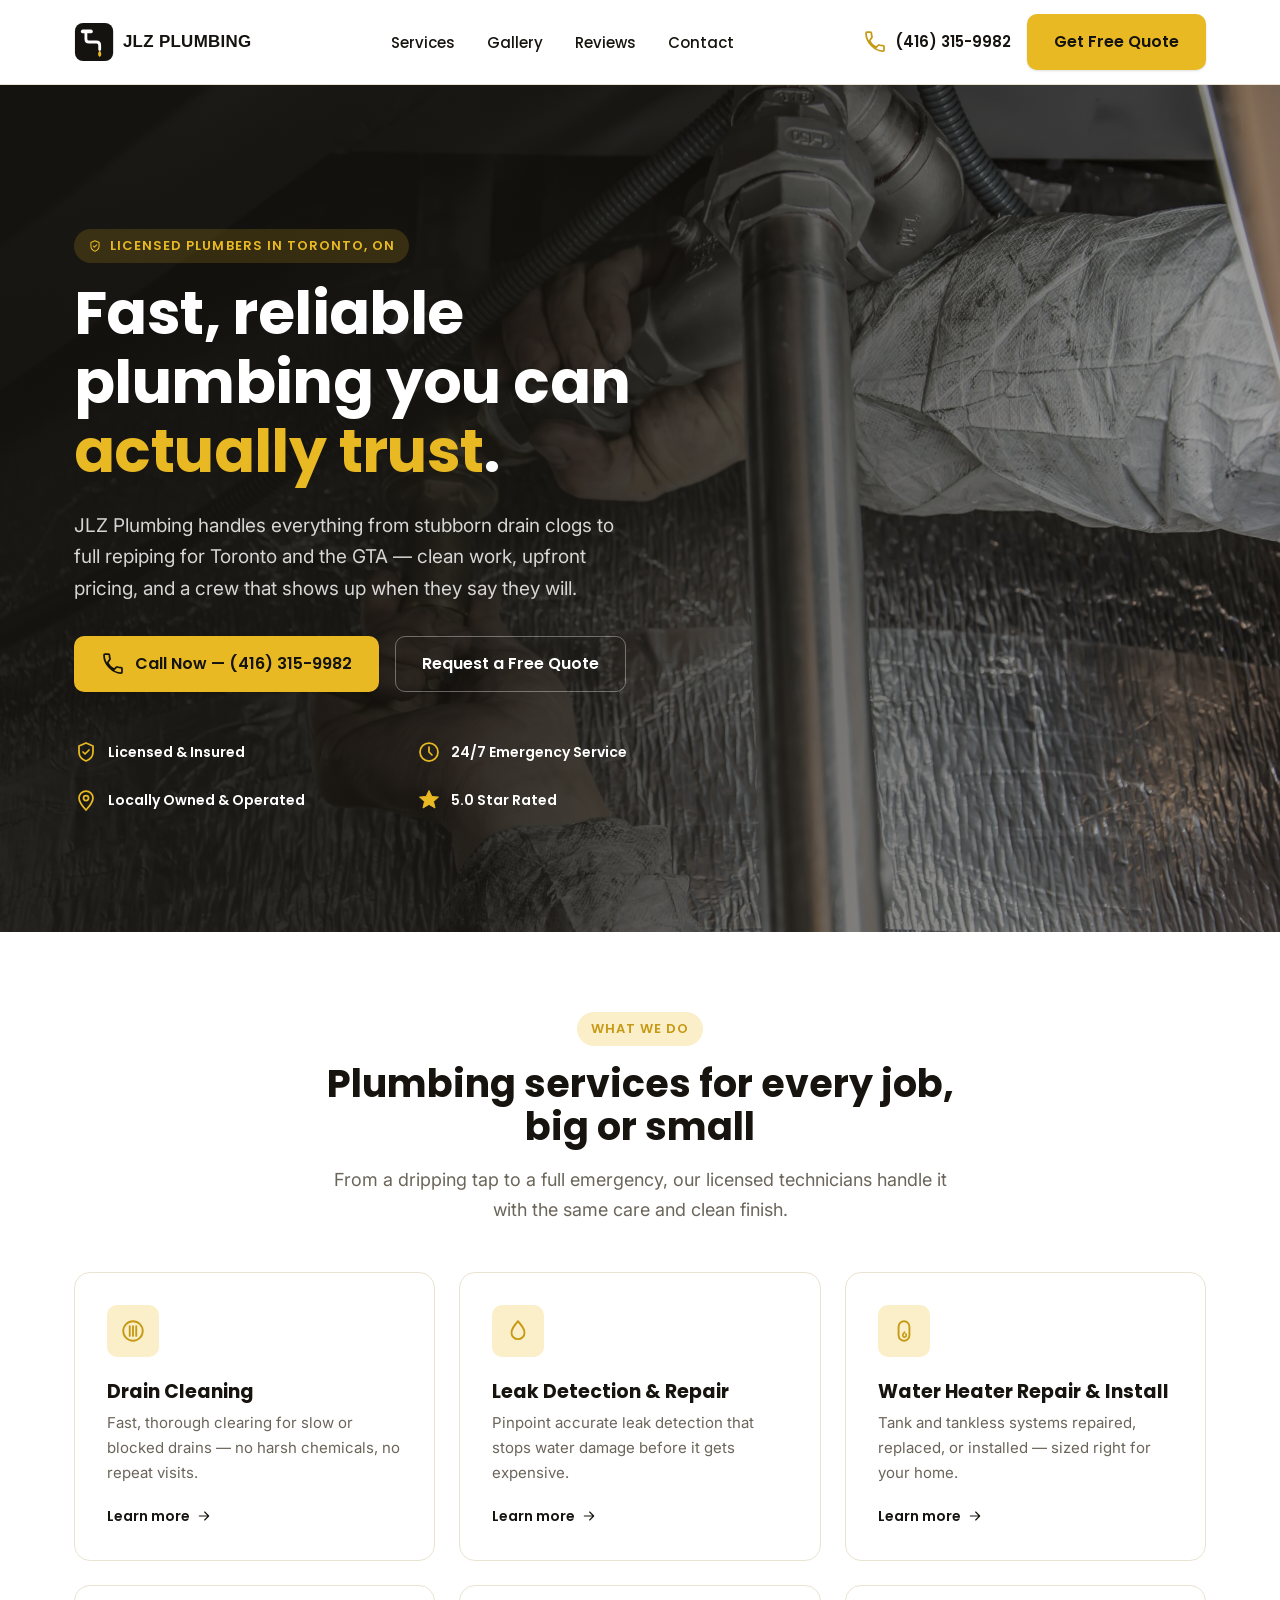
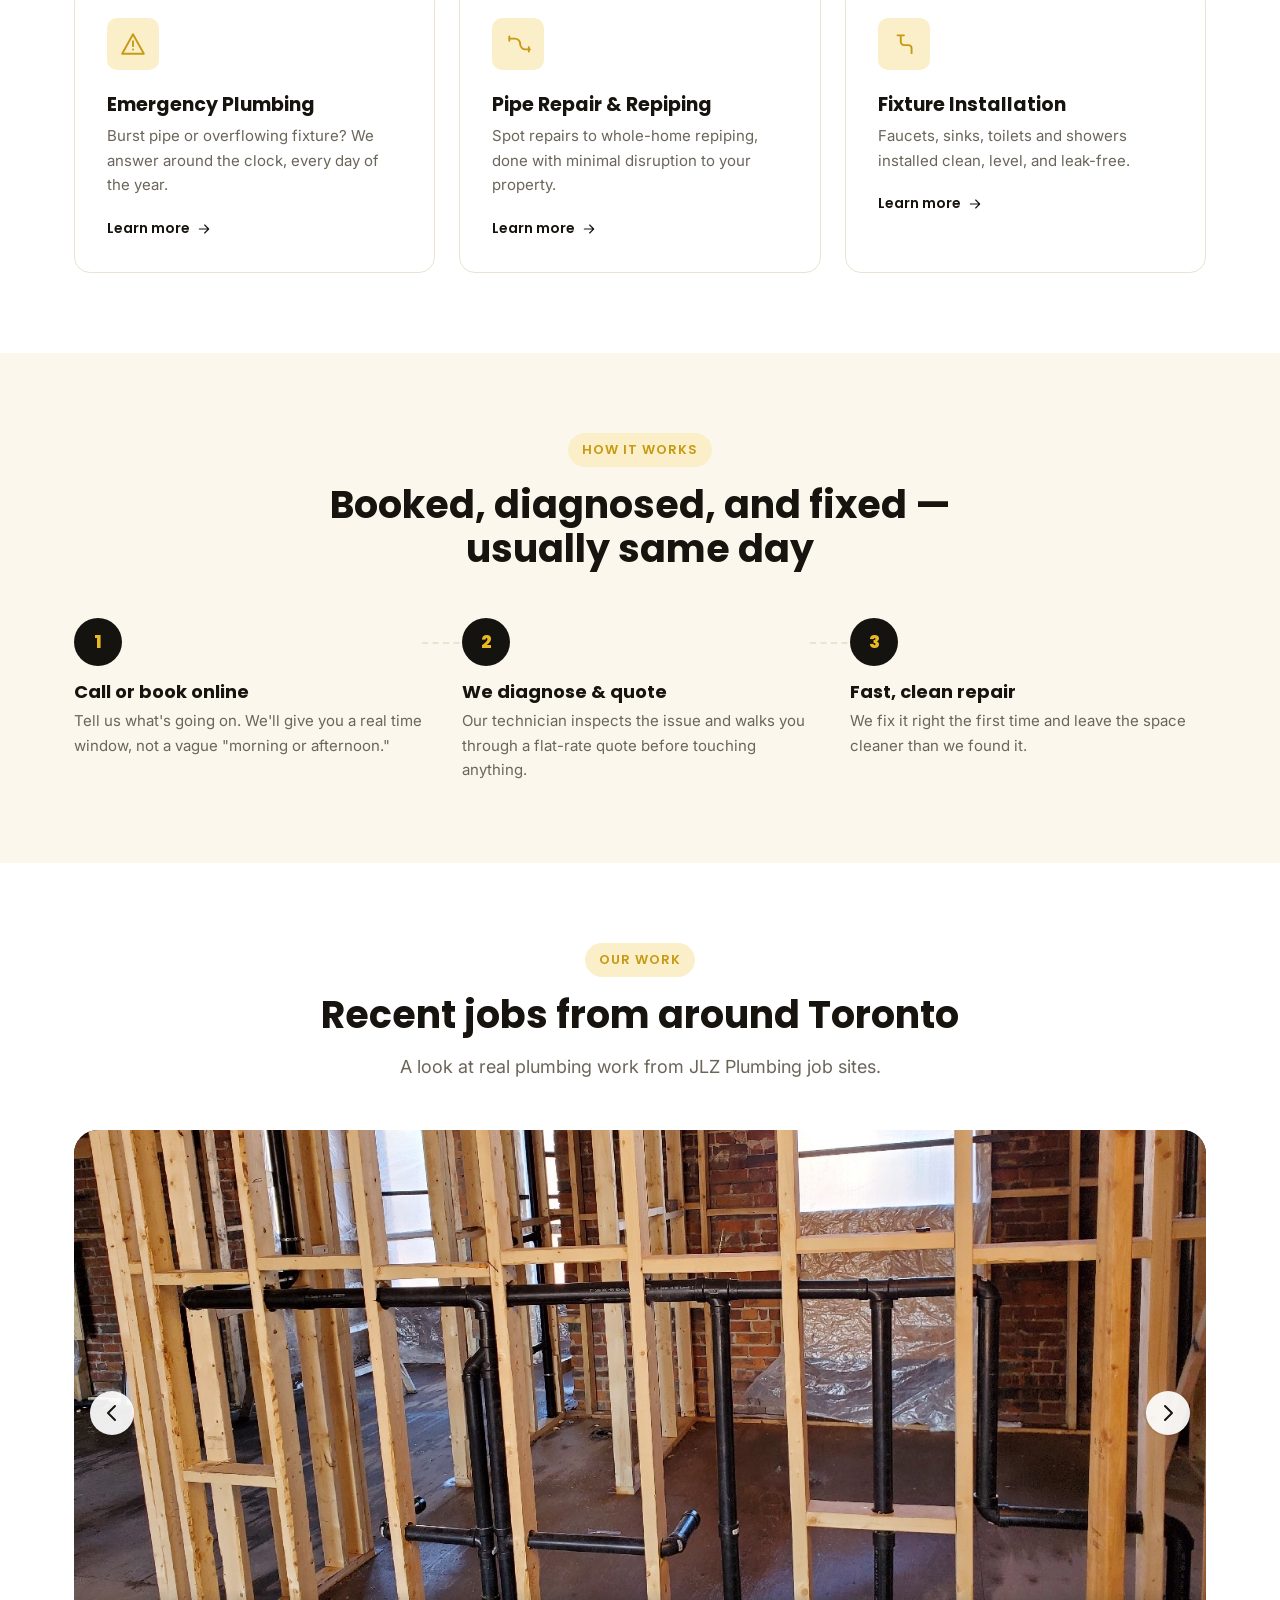
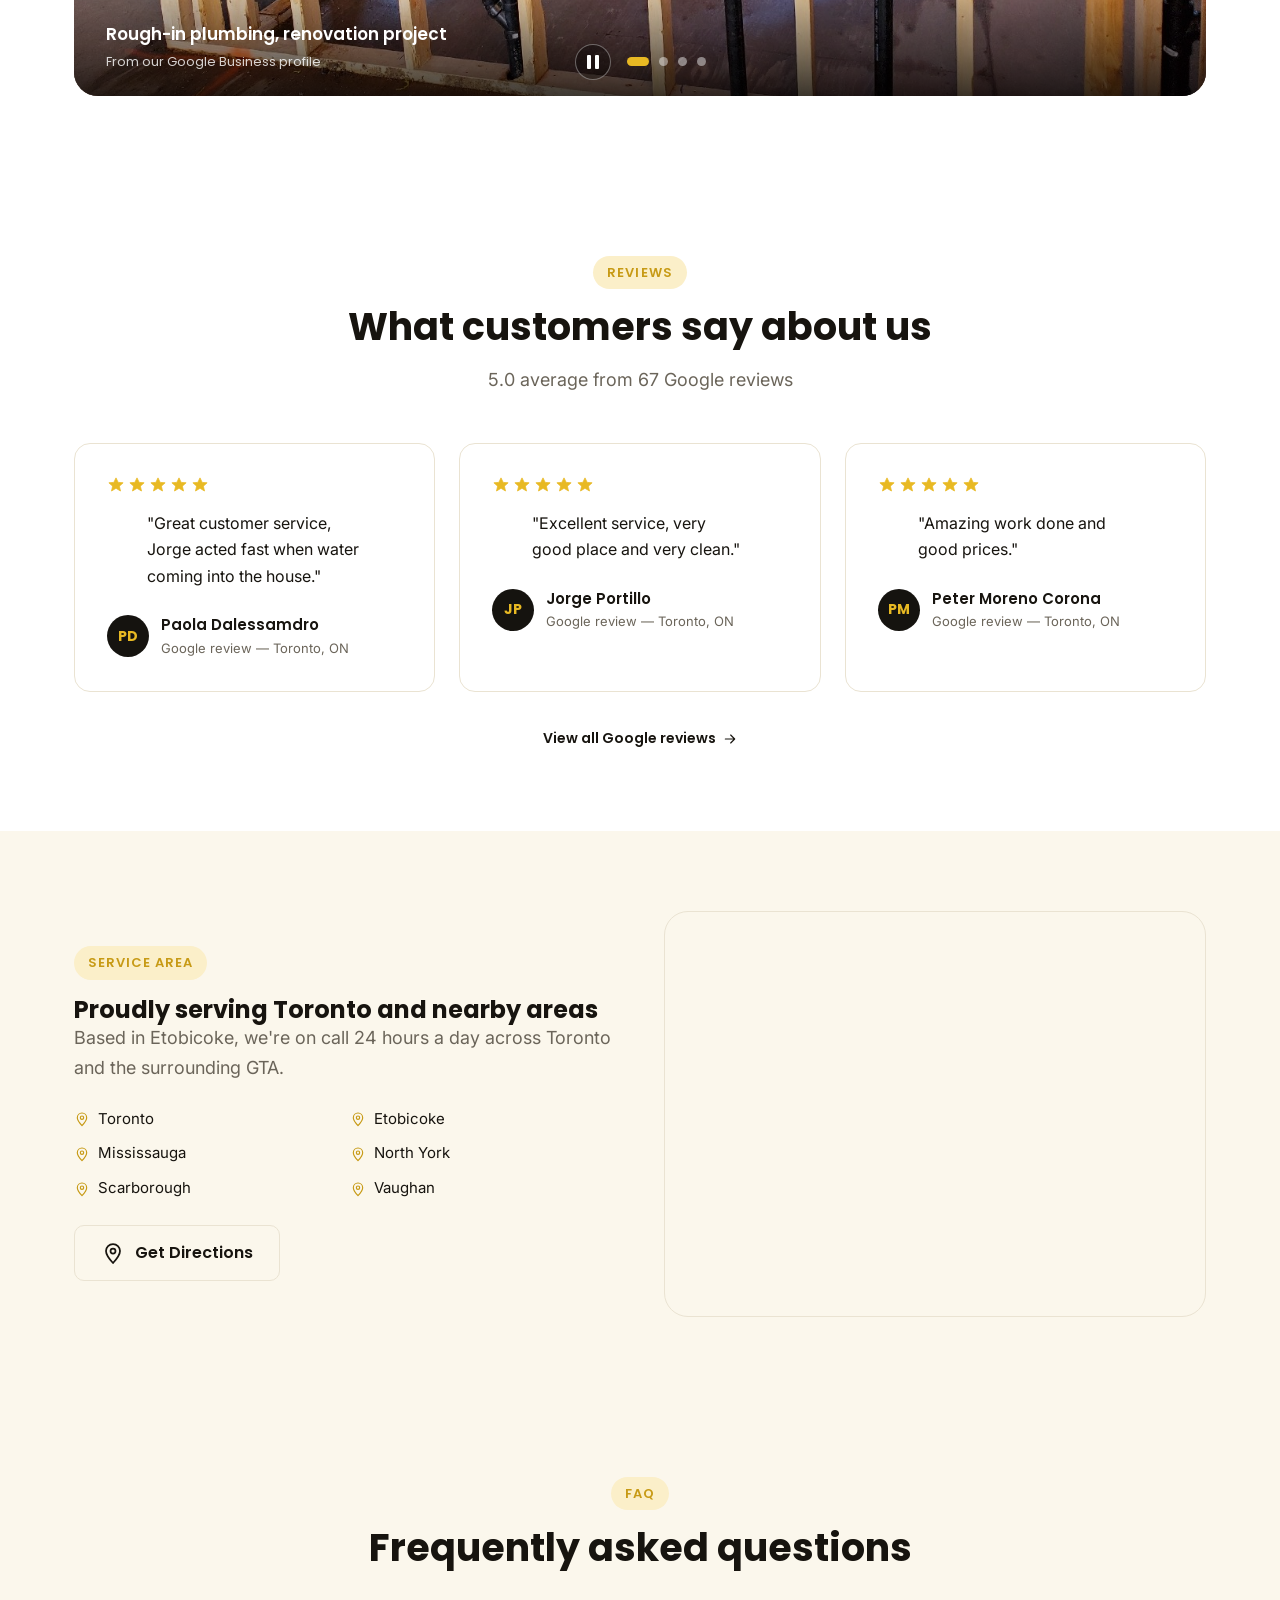
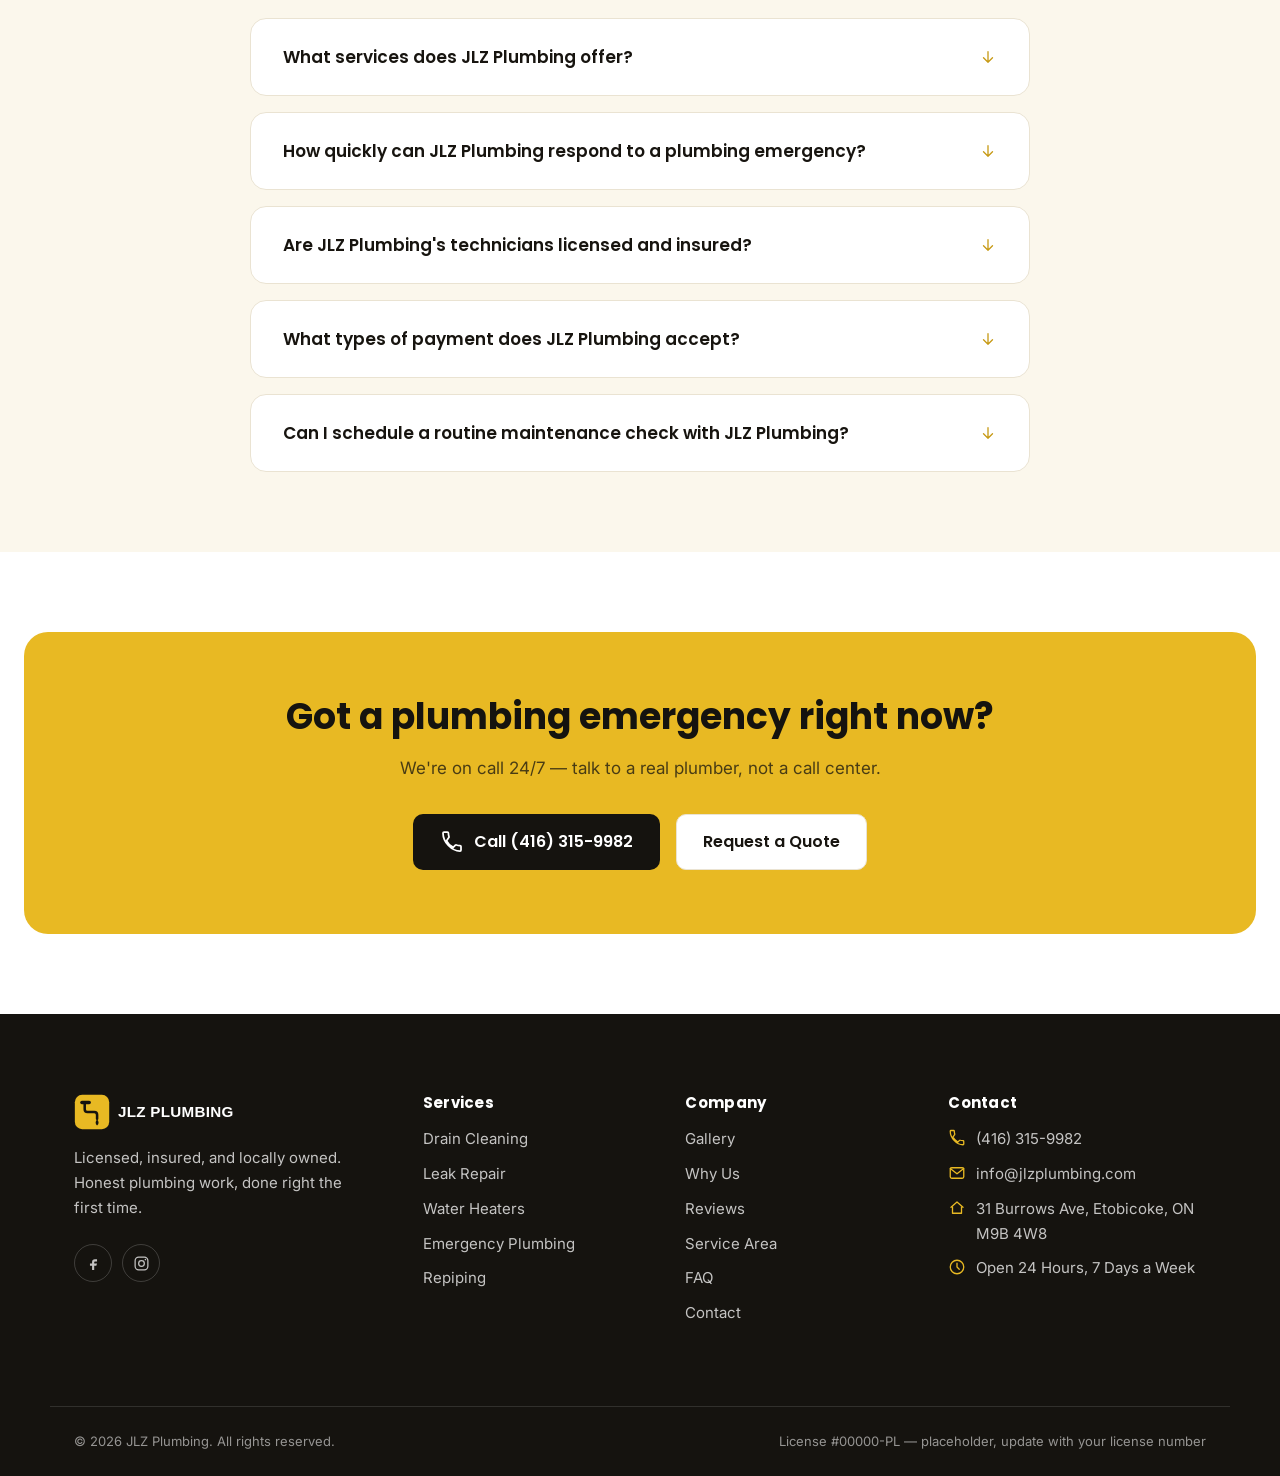
<file: index.html>
<!DOCTYPE html>
<html lang="en">
<head>
<meta charset="UTF-8">
<meta name="viewport" content="width=device-width, initial-scale=1">
<title>JLZ Plumbing — 24/7 Plumber in Toronto, Ontario</title>
<meta name="description" content="JLZ Plumbing is a 5.0-star rated, certified plumbing company serving Toronto and the GTA, open 24 hours a day for emergency and everyday plumbing needs.">
<link rel="icon" href="assets/logo-mark.svg" type="image/svg+xml">
<link rel="preconnect" href="https://fonts.googleapis.com">
<link rel="preconnect" href="https://fonts.gstatic.com" crossorigin>
<link href="https://fonts.googleapis.com/css2?family=Inter:wght@400;500;600;700&family=Poppins:wght@500;600;700;800&display=swap" rel="stylesheet">
<link rel="stylesheet" href="css/styles.css">
</head>
<body>

<!-- ============ Icon sprite ============ -->
<svg xmlns="http://www.w3.org/2000/svg" style="display:none">
  <symbol id="icon-phone" viewBox="0 0 24 24"><path d="M6.6 10.8c1.4 2.8 3.8 5.2 6.6 6.6l2.2-2.2c.3-.3.7-.4 1-.2 1.1.4 2.3.6 3.6.6.6 0 1 .4 1 1V20c0 .6-.4 1-1 1C11.7 21 3 12.3 3 3c0-.6.4-1 1-1h3.4c.6 0 1 .4 1 1 0 1.3.2 2.5.6 3.6.1.4 0 .8-.2 1L6.6 10.8Z" fill="none" stroke="currentColor" stroke-width="1.75" stroke-linecap="round" stroke-linejoin="round"/></symbol>
  <symbol id="icon-menu" viewBox="0 0 24 24"><path d="M4 7h16M4 12h16M4 17h16" fill="none" stroke="currentColor" stroke-width="1.75" stroke-linecap="round"/></symbol>
  <symbol id="icon-close" viewBox="0 0 24 24"><path d="M6 6l12 12M18 6L6 18" fill="none" stroke="currentColor" stroke-width="1.75" stroke-linecap="round"/></symbol>
  <symbol id="icon-shield-check" viewBox="0 0 24 24"><path d="M12 3l7 3v6c0 4.5-3 7.5-7 9-4-1.5-7-4.5-7-9V6l7-3Z" fill="none" stroke="currentColor" stroke-width="1.75" stroke-linejoin="round"/><path d="M9 12l2 2 4-4" fill="none" stroke="currentColor" stroke-width="1.75" stroke-linecap="round" stroke-linejoin="round"/></symbol>
  <symbol id="icon-clock" viewBox="0 0 24 24"><circle cx="12" cy="12" r="9" fill="none" stroke="currentColor" stroke-width="1.75"/><path d="M12 7v5l3 3" fill="none" stroke="currentColor" stroke-width="1.75" stroke-linecap="round" stroke-linejoin="round"/></symbol>
  <symbol id="icon-star" viewBox="0 0 24 24"><path d="M12 2.5l2.9 6 6.6.6-5 4.4 1.5 6.5-6-3.6-6 3.6 1.5-6.5-5-4.4 6.6-.6L12 2.5Z" fill="currentColor" stroke="currentColor" stroke-width="1" stroke-linejoin="round"/></symbol>
  <symbol id="icon-droplet" viewBox="0 0 24 24"><path d="M12 3s6 6.5 6 10.5a6 6 0 1 1-12 0C6 9.5 12 3 12 3Z" fill="none" stroke="currentColor" stroke-width="1.75" stroke-linejoin="round"/></symbol>
  <symbol id="icon-drain" viewBox="0 0 24 24"><circle cx="12" cy="12" r="9" fill="none" stroke="currentColor" stroke-width="1.75"/><path d="M9 7.5v9M12 7.5v9M15 7.5v9" fill="none" stroke="currentColor" stroke-width="1.75" stroke-linecap="round"/></symbol>
  <symbol id="icon-tank" viewBox="0 0 24 24"><rect x="7" y="3" width="10" height="18" rx="5" fill="none" stroke="currentColor" stroke-width="1.75"/><path d="M12.5 13c-1 1.1-1.6 2-1.6 3a1.6 1.6 0 0 0 3.2 0c0-.5-.2-.9-.5-1.3.3.1.5.4.5.9" fill="none" stroke="currentColor" stroke-width="1.5" stroke-linecap="round" stroke-linejoin="round"/></symbol>
  <symbol id="icon-alert-triangle" viewBox="0 0 24 24"><path d="M12 3l10 18H2L12 3Z" fill="none" stroke="currentColor" stroke-width="1.75" stroke-linejoin="round"/><path d="M12 9.5v4.5" fill="none" stroke="currentColor" stroke-width="1.75" stroke-linecap="round"/><circle cx="12" cy="17" r="0.9" fill="currentColor"/></symbol>
  <symbol id="icon-pipe" viewBox="0 0 24 24"><path d="M4 7h5a5 5 0 0 1 5 5 5 5 0 0 0 5 5h4" fill="none" stroke="currentColor" stroke-width="1.75" stroke-linecap="round" stroke-linejoin="round"/><path d="M4 5v4M22 15v4" fill="none" stroke="currentColor" stroke-width="1.75" stroke-linecap="round"/></symbol>
  <symbol id="icon-faucet" viewBox="0 0 24 24"><path d="M6 4h6M9 4v6a3 3 0 0 0 3 3h4a3 3 0 0 1 3 3v3" fill="none" stroke="currentColor" stroke-width="1.75" stroke-linecap="round" stroke-linejoin="round"/><circle cx="19" cy="20.2" r="1" fill="currentColor"/></symbol>
  <symbol id="icon-check" viewBox="0 0 24 24"><path d="M5 12l5 5L19 7" fill="none" stroke="currentColor" stroke-width="1.75" stroke-linecap="round" stroke-linejoin="round"/></symbol>
  <symbol id="icon-check-circle" viewBox="0 0 24 24"><circle cx="12" cy="12" r="9" fill="none" stroke="currentColor" stroke-width="1.75"/><path d="M8 12.5l2.5 2.5L16 9" fill="none" stroke="currentColor" stroke-width="1.75" stroke-linecap="round" stroke-linejoin="round"/></symbol>
  <symbol id="icon-tag" viewBox="0 0 24 24"><path d="M13 3h5a1 1 0 0 1 1 1v5L9.5 18.5a2 2 0 0 1-2.8 0l-4.2-4.2a2 2 0 0 1 0-2.8L13 3Z" fill="none" stroke="currentColor" stroke-width="1.75" stroke-linejoin="round"/><circle cx="16" cy="8" r="1.3" fill="currentColor"/></symbol>
  <symbol id="icon-search" viewBox="0 0 24 24"><circle cx="11" cy="11" r="7" fill="none" stroke="currentColor" stroke-width="1.75"/><path d="M21 21l-4.3-4.3" fill="none" stroke="currentColor" stroke-width="1.75" stroke-linecap="round"/></symbol>
  <symbol id="icon-calendar" viewBox="0 0 24 24"><rect x="3" y="5" width="18" height="16" rx="2" fill="none" stroke="currentColor" stroke-width="1.75"/><path d="M3 10h18M8 3v4M16 3v4" fill="none" stroke="currentColor" stroke-width="1.75" stroke-linecap="round"/></symbol>
  <symbol id="icon-map-pin" viewBox="0 0 24 24"><path d="M12 22s7-7.5 7-12a7 7 0 1 0-14 0c0 4.5 7 12 7 12Z" fill="none" stroke="currentColor" stroke-width="1.75" stroke-linejoin="round"/><circle cx="12" cy="10" r="2.5" fill="none" stroke="currentColor" stroke-width="1.75"/></symbol>
  <symbol id="icon-home" viewBox="0 0 24 24"><path d="M4 11l8-7 8 7" fill="none" stroke="currentColor" stroke-width="1.75" stroke-linecap="round" stroke-linejoin="round"/><path d="M6 10v9h12v-9" fill="none" stroke="currentColor" stroke-width="1.75" stroke-linejoin="round"/></symbol>
  <symbol id="icon-mail" viewBox="0 0 24 24"><rect x="3" y="5" width="18" height="14" rx="2" fill="none" stroke="currentColor" stroke-width="1.75"/><path d="M3 6l9 7 9-7" fill="none" stroke="currentColor" stroke-width="1.75" stroke-linecap="round" stroke-linejoin="round"/></symbol>
  <symbol id="icon-arrow-right" viewBox="0 0 24 24"><path d="M5 12h14M13 6l6 6-6 6" fill="none" stroke="currentColor" stroke-width="1.75" stroke-linecap="round" stroke-linejoin="round"/></symbol>
  <symbol id="icon-chevron-left" viewBox="0 0 24 24"><path d="M15 5l-7 7 7 7" fill="none" stroke="currentColor" stroke-width="2" stroke-linecap="round" stroke-linejoin="round"/></symbol>
  <symbol id="icon-chevron-right" viewBox="0 0 24 24"><path d="M9 5l7 7-7 7" fill="none" stroke="currentColor" stroke-width="2" stroke-linecap="round" stroke-linejoin="round"/></symbol>
  <symbol id="icon-pause" viewBox="0 0 24 24"><rect x="6" y="5" width="4" height="14" rx="1" fill="currentColor"/><rect x="14" y="5" width="4" height="14" rx="1" fill="currentColor"/></symbol>
  <symbol id="icon-play" viewBox="0 0 24 24"><path d="M8 5.5v13l11-6.5-11-6.5Z" fill="currentColor"/></symbol>
  <symbol id="icon-facebook" viewBox="0 0 24 24"><path d="M14 9h3V6h-3a4 4 0 0 0-4 4v2H7v3h3v6h3v-6h3l1-3h-4v-2a1 1 0 0 1 1-1Z" fill="currentColor"/></symbol>
  <symbol id="icon-instagram" viewBox="0 0 24 24"><rect x="3" y="3" width="18" height="18" rx="5" fill="none" stroke="currentColor" stroke-width="1.75"/><circle cx="12" cy="12" r="4" fill="none" stroke="currentColor" stroke-width="1.75"/><circle cx="17.5" cy="6.5" r="1.1" fill="currentColor"/></symbol>
</svg>

<!-- ============ Header ============ -->
<header class="site-header">
  <div class="container header-inner">
    <a href="#top" class="logo-link" aria-label="JLZ Plumbing home">
      <img src="assets/logo-header.svg" alt="JLZ Plumbing">
    </a>

    <nav class="main-nav" aria-label="Primary">
      <ul>
        <li><a href="#services">Services</a></li>
        <li><a href="#gallery">Gallery</a></li>
        <li><a href="#reviews">Reviews</a></li>
        <li><a href="contact.html">Contact</a></li>
      </ul>
    </nav>

    <div class="header-actions">
      <a class="phone-link" href="tel:+14163159982">
        <svg class="icon" aria-hidden="true"><use href="#icon-phone"/></svg>
        (416) 315-9982
      </a>
      <a class="btn btn-primary" href="contact.html">Get Free Quote</a>
      <button class="nav-toggle" id="navToggle" aria-expanded="false" aria-controls="mobileNav" aria-label="Toggle menu">
        <svg class="icon icon-menu" aria-hidden="true"><use href="#icon-menu"/></svg>
        <svg class="icon icon-close" aria-hidden="true"><use href="#icon-close"/></svg>
      </button>
    </div>
  </div>

  <nav class="mobile-nav" id="mobileNav" aria-label="Mobile">
    <ul>
      <li><a href="#services">Services</a></li>
      <li><a href="#gallery">Gallery</a></li>
      <li><a href="#reviews">Reviews</a></li>
      <li><a href="contact.html">Contact</a></li>
      <li><a class="btn btn-primary btn-block" href="tel:+14163159982">
        <svg class="icon" aria-hidden="true"><use href="#icon-phone"/></svg> Call (416) 315-9982
      </a></li>
    </ul>
  </nav>
</header>

<main id="top">

  <!-- ============ Hero ============ -->
  <section class="hero">
    <div class="hero-bg">
      <img src="assets/hero-photo.jpg" alt="" role="presentation">
      <div class="hero-scrim"></div>
    </div>
    <div class="container hero-inner">
      <div class="hero-copy reveal">
        <span class="eyebrow">
          <svg class="icon" style="width:14px;height:14px" aria-hidden="true"><use href="#icon-shield-check"/></svg>
          Licensed Plumbers in Toronto, ON
        </span>
        <h1>Fast, reliable plumbing you can <span class="highlight">actually trust</span>.</h1>
        <p class="hero-lede">JLZ Plumbing handles everything from stubborn drain clogs to full repiping for Toronto and the GTA — clean work, upfront pricing, and a crew that shows up when they say they will.</p>

        <div class="hero-cta-row">
          <a class="btn btn-primary" href="tel:+14163159982">
            <svg class="icon" aria-hidden="true"><use href="#icon-phone"/></svg>
            Call Now — (416) 315-9982
          </a>
          <a class="btn btn-outline-light" href="contact.html">Request a Free Quote</a>
        </div>

        <div class="trust-badges">
          <div class="trust-badge">
            <svg class="icon" aria-hidden="true"><use href="#icon-shield-check"/></svg>
            <span>Licensed &amp; Insured</span>
          </div>
          <div class="trust-badge">
            <svg class="icon" aria-hidden="true"><use href="#icon-clock"/></svg>
            <span>24/7 Emergency Service</span>
          </div>
          <div class="trust-badge">
            <svg class="icon" aria-hidden="true"><use href="#icon-map-pin"/></svg>
            <span>Locally Owned &amp; Operated</span>
          </div>
          <div class="trust-badge">
            <svg class="icon" aria-hidden="true"><use href="#icon-star"/></svg>
            <span>5.0 Star Rated</span>
          </div>
        </div>
      </div>
    </div>
  </section>

  <!-- ============ Services ============ -->
  <section id="services">
    <div class="container">
      <div class="section-heading center reveal">
        <span class="eyebrow">What We Do</span>
        <h2>Plumbing services for every job, big or small</h2>
        <p>From a dripping tap to a full emergency, our licensed technicians handle it with the same care and clean finish.</p>
      </div>

      <div class="services-grid">
        <article class="service-card reveal">
          <div class="service-icon"><svg class="icon" aria-hidden="true"><use href="#icon-drain"/></svg></div>
          <h3>Drain Cleaning</h3>
          <p>Fast, thorough clearing for slow or blocked drains — no harsh chemicals, no repeat visits.</p>
          <a class="service-link" href="contact.html">Learn more <svg class="icon" aria-hidden="true"><use href="#icon-arrow-right"/></svg></a>
        </article>

        <article class="service-card reveal">
          <div class="service-icon"><svg class="icon" aria-hidden="true"><use href="#icon-droplet"/></svg></div>
          <h3>Leak Detection &amp; Repair</h3>
          <p>Pinpoint accurate leak detection that stops water damage before it gets expensive.</p>
          <a class="service-link" href="contact.html">Learn more <svg class="icon" aria-hidden="true"><use href="#icon-arrow-right"/></svg></a>
        </article>

        <article class="service-card reveal">
          <div class="service-icon"><svg class="icon" aria-hidden="true"><use href="#icon-tank"/></svg></div>
          <h3>Water Heater Repair &amp; Install</h3>
          <p>Tank and tankless systems repaired, replaced, or installed — sized right for your home.</p>
          <a class="service-link" href="contact.html">Learn more <svg class="icon" aria-hidden="true"><use href="#icon-arrow-right"/></svg></a>
        </article>

        <article class="service-card reveal">
          <div class="service-icon"><svg class="icon" aria-hidden="true"><use href="#icon-alert-triangle"/></svg></div>
          <h3>Emergency Plumbing</h3>
          <p>Burst pipe or overflowing fixture? We answer around the clock, every day of the year.</p>
          <a class="service-link" href="contact.html">Learn more <svg class="icon" aria-hidden="true"><use href="#icon-arrow-right"/></svg></a>
        </article>

        <article class="service-card reveal">
          <div class="service-icon"><svg class="icon" aria-hidden="true"><use href="#icon-pipe"/></svg></div>
          <h3>Pipe Repair &amp; Repiping</h3>
          <p>Spot repairs to whole-home repiping, done with minimal disruption to your property.</p>
          <a class="service-link" href="contact.html">Learn more <svg class="icon" aria-hidden="true"><use href="#icon-arrow-right"/></svg></a>
        </article>

        <article class="service-card reveal">
          <div class="service-icon"><svg class="icon" aria-hidden="true"><use href="#icon-faucet"/></svg></div>
          <h3>Fixture Installation</h3>
          <p>Faucets, sinks, toilets and showers installed clean, level, and leak-free.</p>
          <a class="service-link" href="contact.html">Learn more <svg class="icon" aria-hidden="true"><use href="#icon-arrow-right"/></svg></a>
        </article>
      </div>
    </div>
  </section>

  <!-- ============ Process ============ -->
  <section class="process-section">
    <div class="container">
      <div class="section-heading center reveal">
        <span class="eyebrow">How It Works</span>
        <h2>Booked, diagnosed, and fixed — usually same day</h2>
      </div>

      <div class="process-grid">
        <div class="process-step reveal">
          <div class="process-num">1</div>
          <h3>Call or book online</h3>
          <p>Tell us what's going on. We'll give you a real time window, not a vague "morning or afternoon."</p>
        </div>
        <div class="process-step reveal">
          <div class="process-num">2</div>
          <h3>We diagnose &amp; quote</h3>
          <p>Our technician inspects the issue and walks you through a flat-rate quote before touching anything.</p>
        </div>
        <div class="process-step reveal">
          <div class="process-num">3</div>
          <h3>Fast, clean repair</h3>
          <p>We fix it right the first time and leave the space cleaner than we found it.</p>
        </div>
      </div>
    </div>
  </section>

  <!-- ============ Gallery ============ -->
  <section id="gallery">
    <div class="container">
      <div class="section-heading center reveal">
        <span class="eyebrow">Our Work</span>
        <h2>Recent jobs from around Toronto</h2>
        <p>A look at real plumbing work from JLZ Plumbing job sites.</p>
      </div>

      <div class="carousel reveal" data-carousel aria-roledescription="carousel" aria-label="Photos of recent JLZ Plumbing jobs">
        <div class="carousel-viewport">
          <ul class="carousel-track">
            <li class="carousel-slide" role="group" aria-roledescription="slide" aria-label="1 of 4">
              <img src="assets/gallery/google-review-photo-1.jpg" alt="Plumbing rough-in pipework installed behind a wall during a renovation" loading="lazy">
              <span class="carousel-caption">Rough-in plumbing, renovation project<br><small>From our Google Business profile</small></span>
            </li>
            <li class="carousel-slide" role="group" aria-roledescription="slide" aria-label="2 of 4">
              <img src="assets/gallery/job-water-heater-photo.webp" alt="Navien tankless water heater installed with copper piping" loading="lazy">
              <span class="carousel-caption">Tankless water heater installation</span>
            </li>
            <li class="carousel-slide" role="group" aria-roledescription="slide" aria-label="3 of 4">
              <img src="assets/gallery/job-drain-cleaning-photo.webp" alt="Grey PVC drain and vent pipes installed during a renovation" loading="lazy">
              <span class="carousel-caption">Drain &amp; vent pipe installation</span>
            </li>
            <li class="carousel-slide" role="group" aria-roledescription="slide" aria-label="4 of 4">
              <img src="assets/gallery/job-fixture-install-photo.webp" alt="JLZ Plumbing technician repairing a kitchen sink" loading="lazy" style="object-position: center 78%;">
              <span class="carousel-caption">Kitchen sink repair</span>
            </li>
          </ul>
        </div>

        <button class="carousel-arrow carousel-prev" type="button" aria-label="Previous photo">
          <svg class="icon" aria-hidden="true"><use href="#icon-chevron-left"/></svg>
        </button>
        <button class="carousel-arrow carousel-next" type="button" aria-label="Next photo">
          <svg class="icon" aria-hidden="true"><use href="#icon-chevron-right"/></svg>
        </button>

        <div class="carousel-controls">
          <button class="carousel-toggle" type="button" aria-label="Pause slideshow">
            <svg class="icon" aria-hidden="true"><use href="#icon-pause"/></svg>
          </button>
          <div class="carousel-dots" role="tablist" aria-label="Choose slide">
            <button class="carousel-dot" type="button" role="tab" aria-selected="true" aria-label="Slide 1"></button>
            <button class="carousel-dot" type="button" role="tab" aria-selected="false" aria-label="Slide 2"></button>
            <button class="carousel-dot" type="button" role="tab" aria-selected="false" aria-label="Slide 3"></button>
            <button class="carousel-dot" type="button" role="tab" aria-selected="false" aria-label="Slide 4"></button>
          </div>
        </div>
      </div>
    </div>
  </section>

  <!-- ============ Testimonials ============ -->
  <section id="reviews">
    <div class="container">
      <div class="section-heading center reveal">
        <span class="eyebrow">Reviews</span>
        <h2>What customers say about us</h2>
        <p>5.0 average from 67 Google reviews</p>
      </div>

      <div class="testimonial-grid">
        <article class="testimonial-card reveal">
          <div class="stars">
            <svg class="icon" aria-hidden="true"><use href="#icon-star"/></svg>
            <svg class="icon" aria-hidden="true"><use href="#icon-star"/></svg>
            <svg class="icon" aria-hidden="true"><use href="#icon-star"/></svg>
            <svg class="icon" aria-hidden="true"><use href="#icon-star"/></svg>
            <svg class="icon" aria-hidden="true"><use href="#icon-star"/></svg>
          </div>
          <blockquote>"Great customer service, Jorge acted fast when water coming into the house."</blockquote>
          <div class="testimonial-author">
            <div class="author-avatar">PD</div>
            <div><div class="author-name">Paola Dalessamdro</div><div class="author-meta">Google review — Toronto, ON</div></div>
          </div>
        </article>

        <article class="testimonial-card reveal">
          <div class="stars">
            <svg class="icon" aria-hidden="true"><use href="#icon-star"/></svg>
            <svg class="icon" aria-hidden="true"><use href="#icon-star"/></svg>
            <svg class="icon" aria-hidden="true"><use href="#icon-star"/></svg>
            <svg class="icon" aria-hidden="true"><use href="#icon-star"/></svg>
            <svg class="icon" aria-hidden="true"><use href="#icon-star"/></svg>
          </div>
          <blockquote>"Excellent service, very good place and very clean."</blockquote>
          <div class="testimonial-author">
            <div class="author-avatar">JP</div>
            <div><div class="author-name">Jorge Portillo</div><div class="author-meta">Google review — Toronto, ON</div></div>
          </div>
        </article>

        <article class="testimonial-card reveal">
          <div class="stars">
            <svg class="icon" aria-hidden="true"><use href="#icon-star"/></svg>
            <svg class="icon" aria-hidden="true"><use href="#icon-star"/></svg>
            <svg class="icon" aria-hidden="true"><use href="#icon-star"/></svg>
            <svg class="icon" aria-hidden="true"><use href="#icon-star"/></svg>
            <svg class="icon" aria-hidden="true"><use href="#icon-star"/></svg>
          </div>
          <blockquote>"Amazing work done and good prices."</blockquote>
          <div class="testimonial-author">
            <div class="author-avatar">PM</div>
            <div><div class="author-name">Peter Moreno Corona</div><div class="author-meta">Google review — Toronto, ON</div></div>
          </div>
        </article>
      </div>

      <p style="text-align:center;margin-top:var(--space-4);">
        <a class="service-link" href="https://www.google.com/maps/search/?api=1&query=JLZ+Plumbing+31+Burrows+Ave+Etobicoke+ON+M9B+4W8" target="_blank" rel="noopener">
          View all Google reviews <svg class="icon" aria-hidden="true"><use href="#icon-arrow-right"/></svg>
        </a>
      </p>
    </div>
  </section>

  <!-- ============ Service Area ============ -->
  <section id="service-area" style="background:var(--color-bg-alt)">
    <div class="container service-area-inner">
      <div class="reveal">
        <span class="eyebrow">Service Area</span>
        <h2>Proudly serving Toronto and nearby areas</h2>
        <p style="color:var(--color-fg-muted);font-size:18px;">Based in Etobicoke, we're on call 24 hours a day across Toronto and the surrounding GTA.</p>
        <ul class="area-list">
          <li><svg class="icon" aria-hidden="true"><use href="#icon-map-pin"/></svg>Toronto</li>
          <li><svg class="icon" aria-hidden="true"><use href="#icon-map-pin"/></svg>Etobicoke</li>
          <li><svg class="icon" aria-hidden="true"><use href="#icon-map-pin"/></svg>Mississauga</li>
          <li><svg class="icon" aria-hidden="true"><use href="#icon-map-pin"/></svg>North York</li>
          <li><svg class="icon" aria-hidden="true"><use href="#icon-map-pin"/></svg>Scarborough</li>
          <li><svg class="icon" aria-hidden="true"><use href="#icon-map-pin"/></svg>Vaughan</li>
        </ul>
        <!-- TODO: confirm this list against your actual service radius -->
        <a class="btn btn-outline" style="margin-top:var(--space-3)" href="https://www.google.com/maps/search/?api=1&query=JLZ+Plumbing+31+Burrows+Ave+Etobicoke+ON+M9B+4W8" target="_blank" rel="noopener">
          <svg class="icon" aria-hidden="true"><use href="#icon-map-pin"/></svg> Get Directions
        </a>
      </div>
      <div class="map-card reveal" style="padding:0;overflow:hidden;border-style:solid;">
        <iframe
          title="JLZ Plumbing location — 31 Burrows Ave, Etobicoke, ON M9B 4W8"
          src="https://maps.google.com/maps?q=31+Burrows+Ave,+Etobicoke,+ON+M9B+4W8&z=11&output=embed"
          width="100%" height="100%" style="border:0;" loading="lazy" referrerpolicy="no-referrer-when-downgrade">
        </iframe>
      </div>
    </div>
  </section>

  <!-- ============ FAQ ============ -->
  <section id="faq" style="background:var(--color-bg-alt)">
    <div class="container">
      <div class="section-heading center reveal">
        <span class="eyebrow">FAQ</span>
        <h2>Frequently asked questions</h2>
      </div>

      <div class="faq-list">
        <details class="faq-item reveal">
          <summary>What services does JLZ Plumbing offer?
            <svg class="icon" aria-hidden="true"><use href="#icon-arrow-right"/></svg>
          </summary>
          <p>JLZ Plumbing offers a variety of plumbing services including leak repairs, valve replacements, and pipe cleaning. We're known for competitive pricing and efficient service.</p>
        </details>

        <details class="faq-item reveal">
          <summary>How quickly can JLZ Plumbing respond to a plumbing emergency?
            <svg class="icon" aria-hidden="true"><use href="#icon-arrow-right"/></svg>
          </summary>
          <p>We typically respond promptly to plumbing emergencies, often dispatching a technician within an hour to assess and resolve issues efficiently.</p>
        </details>

        <details class="faq-item reveal">
          <summary>Are JLZ Plumbing's technicians licensed and insured?
            <svg class="icon" aria-hidden="true"><use href="#icon-arrow-right"/></svg>
          </summary>
          <p>Yes, all of our technicians are licensed and insured, ensuring that customers receive professional and reliable service for their plumbing needs.</p>
        </details>

        <details class="faq-item reveal">
          <summary>What types of payment does JLZ Plumbing accept?
            <svg class="icon" aria-hidden="true"><use href="#icon-arrow-right"/></svg>
          </summary>
          <p>We accept various payment methods including credit cards, debit cards, and cash. Specific payment options may vary based on individual circumstances.</p>
        </details>

        <details class="faq-item reveal">
          <summary>Can I schedule a routine maintenance check with JLZ Plumbing?
            <svg class="icon" aria-hidden="true"><use href="#icon-arrow-right"/></svg>
          </summary>
          <p>Yes, customers can schedule routine maintenance checks with us to ensure their plumbing systems are functioning properly and to prevent future issues.</p>
        </details>
      </div>
    </div>
  </section>

  <!-- ============ Final CTA ============ -->
  <section>
    <div class="cta-banner reveal">
      <h2>Got a plumbing emergency right now?</h2>
      <p>We're on call 24/7 — talk to a real plumber, not a call center.</p>
      <div class="btn-row">
        <a class="btn btn-dark" href="tel:+14163159982">
          <svg class="icon" aria-hidden="true"><use href="#icon-phone"/></svg>
          Call (416) 315-9982
        </a>
        <a class="btn btn-outline" style="background:#fff" href="contact.html">Request a Quote</a>
      </div>
    </div>
  </section>

</main>

<!-- ============ Footer ============ -->
<footer class="site-footer">
  <div class="container footer-top">
    <div class="footer-brand">
      <img src="assets/logo-footer.svg" alt="JLZ Plumbing">
      <p>Licensed, insured, and locally owned. Honest plumbing work, done right the first time.</p>
      <div class="footer-social">
        <a href="https://www.facebook.com/jlzplumbing" target="_blank" rel="noopener" aria-label="JLZ Plumbing on Facebook"><svg class="icon" aria-hidden="true"><use href="#icon-facebook"/></svg></a>
        <a href="https://www.instagram.com/jlz_plumbing/" target="_blank" rel="noopener" aria-label="JLZ Plumbing on Instagram"><svg class="icon" aria-hidden="true"><use href="#icon-instagram"/></svg></a>
      </div>
    </div>

    <div class="footer-col">
      <h3>Services</h3>
      <ul>
        <li><a href="#services">Drain Cleaning</a></li>
        <li><a href="#services">Leak Repair</a></li>
        <li><a href="#services">Water Heaters</a></li>
        <li><a href="#services">Emergency Plumbing</a></li>
        <li><a href="#services">Repiping</a></li>
      </ul>
    </div>

    <div class="footer-col">
      <h3>Company</h3>
      <ul>
        <li><a href="#gallery">Gallery</a></li>
        <li><a href="why-us.html">Why Us</a></li>
        <li><a href="#reviews">Reviews</a></li>
        <li><a href="#service-area">Service Area</a></li>
        <li><a href="#faq">FAQ</a></li>
        <li><a href="contact.html">Contact</a></li>
      </ul>
    </div>

    <div class="footer-col">
      <h3>Contact</h3>
      <ul class="footer-contact">
        <li><svg class="icon" aria-hidden="true"><use href="#icon-phone"/></svg><a href="tel:+14163159982">(416) 315-9982</a></li>
        <!-- TODO: confirm a public contact email — info@jlzplumbing.com is a placeholder -->
        <li><svg class="icon" aria-hidden="true"><use href="#icon-mail"/></svg><a href="mailto:info@jlzplumbing.com">info@jlzplumbing.com</a></li>
        <li><svg class="icon" aria-hidden="true"><use href="#icon-home"/></svg><a href="https://www.google.com/maps/search/?api=1&query=JLZ+Plumbing+31+Burrows+Ave+Etobicoke+ON+M9B+4W8" target="_blank" rel="noopener">31 Burrows Ave, Etobicoke, ON M9B 4W8</a></li>
        <li><svg class="icon" aria-hidden="true"><use href="#icon-clock"/></svg><span>Open 24 Hours, 7 Days a Week</span></li>
      </ul>
    </div>
  </div>

  <div class="container footer-bottom">
    <span>© <span id="year"></span> JLZ Plumbing. All rights reserved.</span>
    <span>License #00000-PL — placeholder, update with your license number</span>
  </div>
</footer>

<!-- ============ Sticky mobile call bar ============ -->
<div class="mobile-call-bar">
  <a class="btn btn-primary" href="tel:+14163159982">
    <svg class="icon" aria-hidden="true"><use href="#icon-phone"/></svg> Call Now
  </a>
  <a class="btn btn-outline" href="contact.html">Get Quote</a>
</div>

<script src="js/main.js"></script>
</body>
</html>
</file>
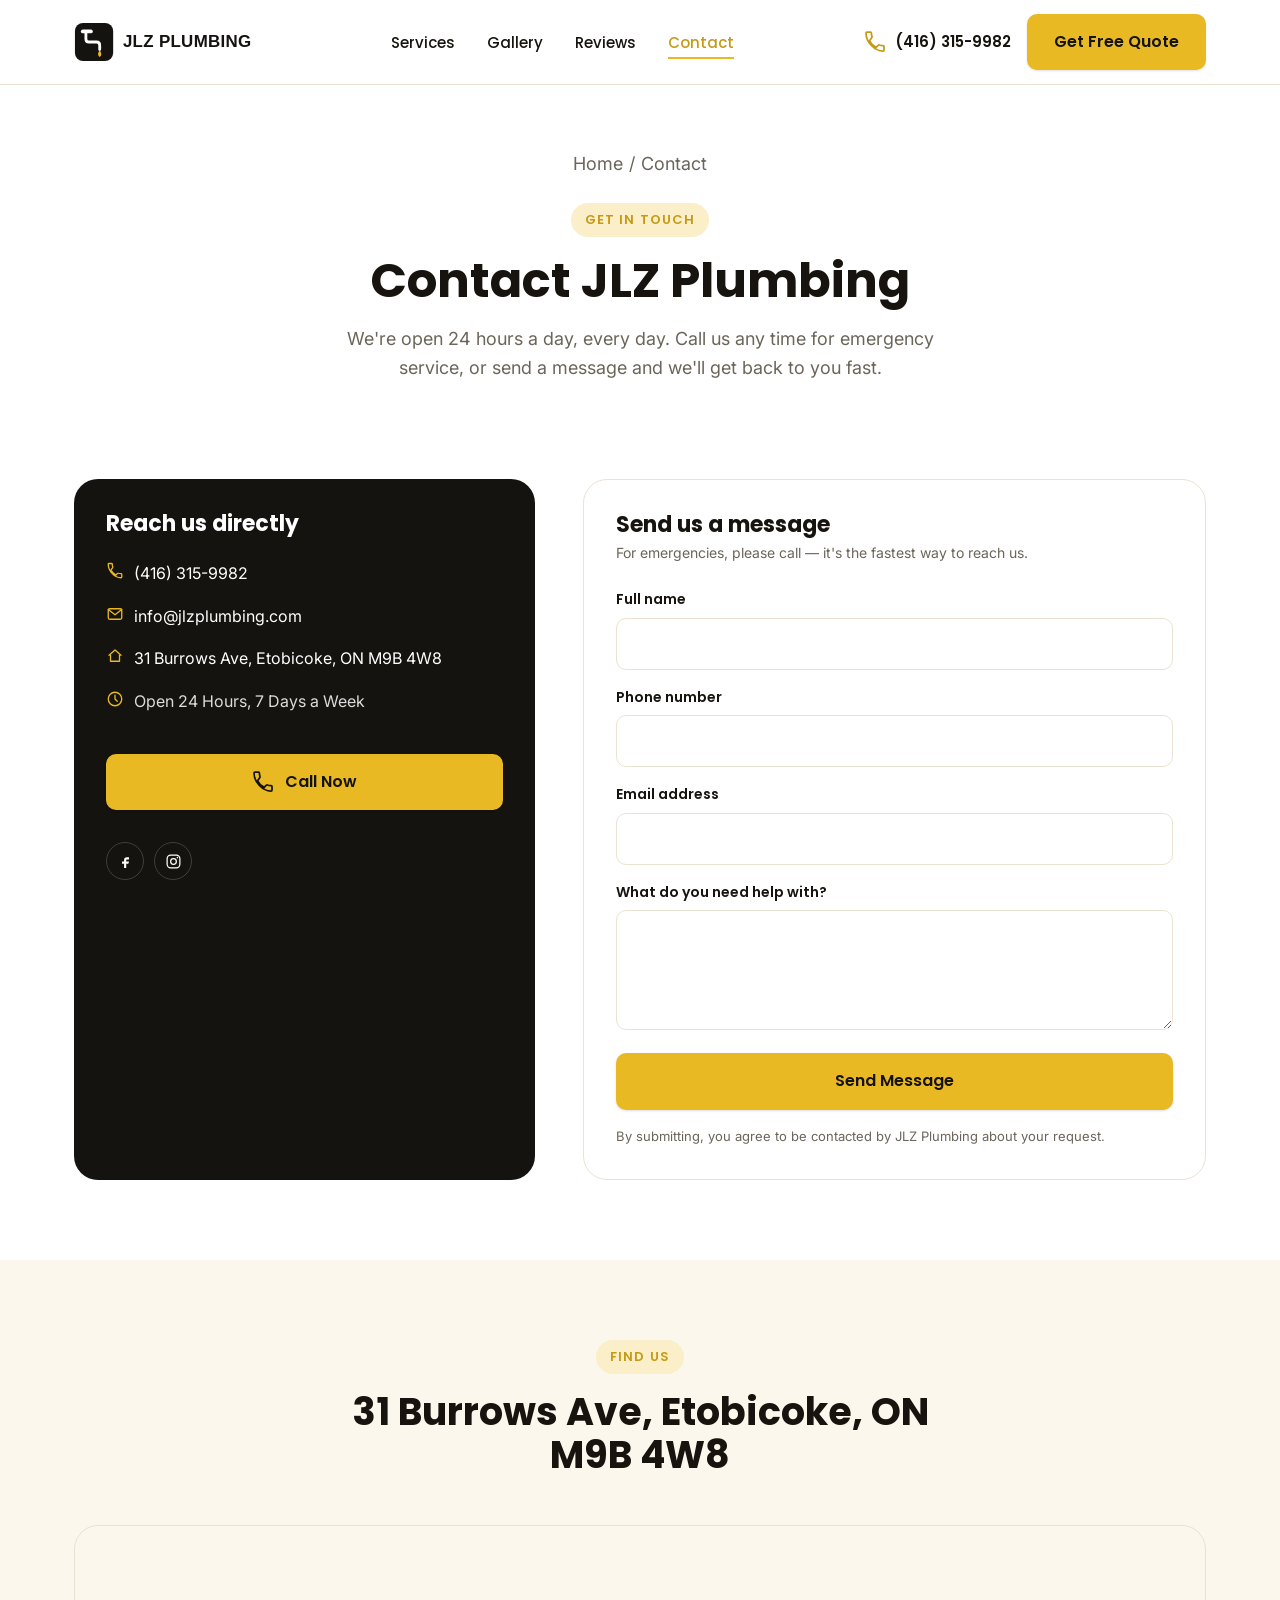
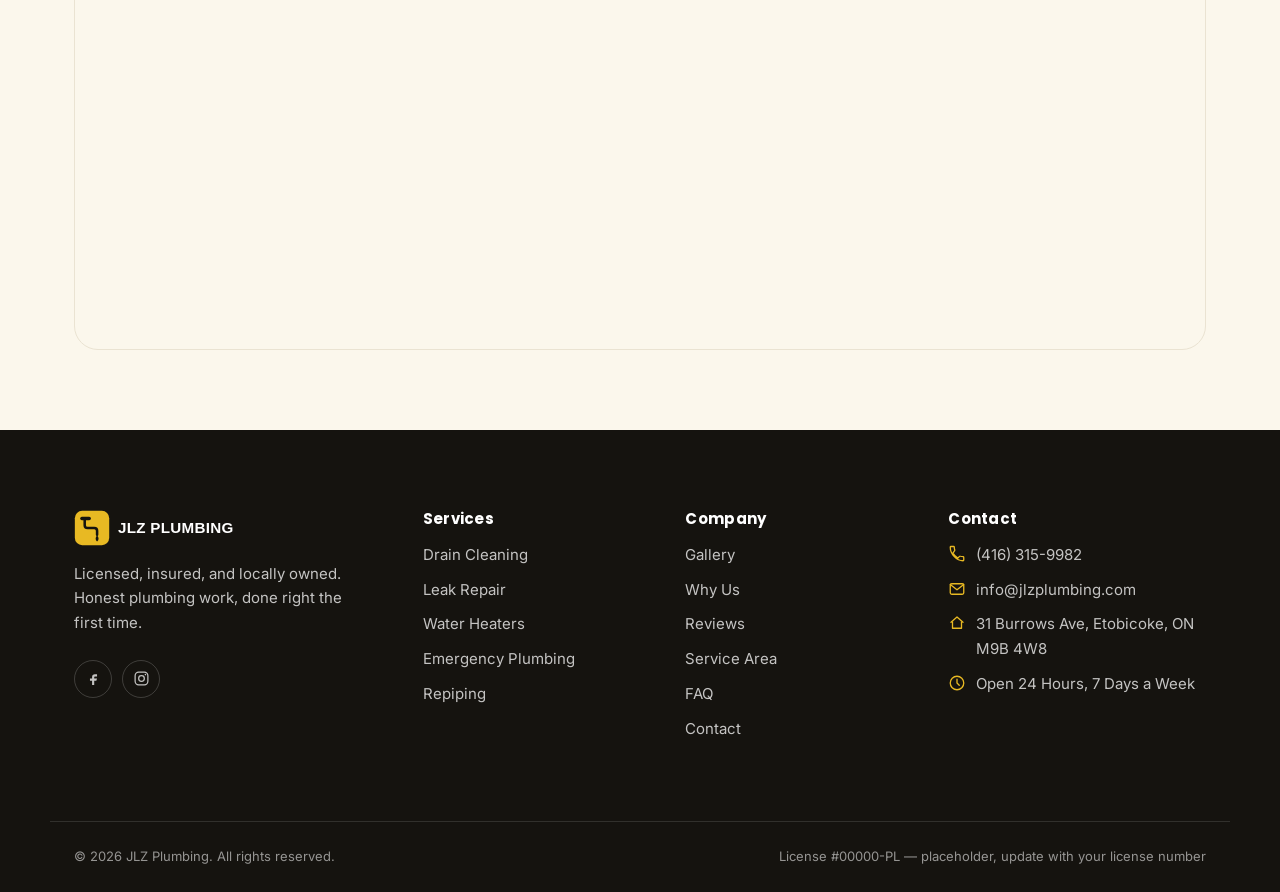
<file: contact.html>
<!DOCTYPE html>
<html lang="en">
<head>
<meta charset="UTF-8">
<meta name="viewport" content="width=device-width, initial-scale=1">
<title>Contact JLZ Plumbing — 24/7 Plumber in Toronto, ON</title>
<meta name="description" content="Call JLZ Plumbing any time — open 24 hours a day — or send a message and we'll get back to you fast. Serving Toronto and the GTA.">
<link rel="icon" href="assets/logo-mark.svg" type="image/svg+xml">
<link rel="preconnect" href="https://fonts.googleapis.com">
<link rel="preconnect" href="https://fonts.gstatic.com" crossorigin>
<link href="https://fonts.googleapis.com/css2?family=Inter:wght@400;500;600;700&family=Poppins:wght@500;600;700;800&display=swap" rel="stylesheet">
<link rel="stylesheet" href="css/styles.css">
</head>
<body>

<!-- ============ Icon sprite ============ -->
<svg xmlns="http://www.w3.org/2000/svg" style="display:none">
  <symbol id="icon-phone" viewBox="0 0 24 24"><path d="M6.6 10.8c1.4 2.8 3.8 5.2 6.6 6.6l2.2-2.2c.3-.3.7-.4 1-.2 1.1.4 2.3.6 3.6.6.6 0 1 .4 1 1V20c0 .6-.4 1-1 1C11.7 21 3 12.3 3 3c0-.6.4-1 1-1h3.4c.6 0 1 .4 1 1 0 1.3.2 2.5.6 3.6.1.4 0 .8-.2 1L6.6 10.8Z" fill="none" stroke="currentColor" stroke-width="1.75" stroke-linecap="round" stroke-linejoin="round"/></symbol>
  <symbol id="icon-menu" viewBox="0 0 24 24"><path d="M4 7h16M4 12h16M4 17h16" fill="none" stroke="currentColor" stroke-width="1.75" stroke-linecap="round"/></symbol>
  <symbol id="icon-close" viewBox="0 0 24 24"><path d="M6 6l12 12M18 6L6 18" fill="none" stroke="currentColor" stroke-width="1.75" stroke-linecap="round"/></symbol>
  <symbol id="icon-shield-check" viewBox="0 0 24 24"><path d="M12 3l7 3v6c0 4.5-3 7.5-7 9-4-1.5-7-4.5-7-9V6l7-3Z" fill="none" stroke="currentColor" stroke-width="1.75" stroke-linejoin="round"/><path d="M9 12l2 2 4-4" fill="none" stroke="currentColor" stroke-width="1.75" stroke-linecap="round" stroke-linejoin="round"/></symbol>
  <symbol id="icon-clock" viewBox="0 0 24 24"><circle cx="12" cy="12" r="9" fill="none" stroke="currentColor" stroke-width="1.75"/><path d="M12 7v5l3 3" fill="none" stroke="currentColor" stroke-width="1.75" stroke-linecap="round" stroke-linejoin="round"/></symbol>
  <symbol id="icon-star" viewBox="0 0 24 24"><path d="M12 2.5l2.9 6 6.6.6-5 4.4 1.5 6.5-6-3.6-6 3.6 1.5-6.5-5-4.4 6.6-.6L12 2.5Z" fill="currentColor" stroke="currentColor" stroke-width="1" stroke-linejoin="round"/></symbol>
  <symbol id="icon-droplet" viewBox="0 0 24 24"><path d="M12 3s6 6.5 6 10.5a6 6 0 1 1-12 0C6 9.5 12 3 12 3Z" fill="none" stroke="currentColor" stroke-width="1.75" stroke-linejoin="round"/></symbol>
  <symbol id="icon-drain" viewBox="0 0 24 24"><circle cx="12" cy="12" r="9" fill="none" stroke="currentColor" stroke-width="1.75"/><path d="M9 7.5v9M12 7.5v9M15 7.5v9" fill="none" stroke="currentColor" stroke-width="1.75" stroke-linecap="round"/></symbol>
  <symbol id="icon-tank" viewBox="0 0 24 24"><rect x="7" y="3" width="10" height="18" rx="5" fill="none" stroke="currentColor" stroke-width="1.75"/><path d="M12.5 13c-1 1.1-1.6 2-1.6 3a1.6 1.6 0 0 0 3.2 0c0-.5-.2-.9-.5-1.3.3.1.5.4.5.9" fill="none" stroke="currentColor" stroke-width="1.5" stroke-linecap="round" stroke-linejoin="round"/></symbol>
  <symbol id="icon-alert-triangle" viewBox="0 0 24 24"><path d="M12 3l10 18H2L12 3Z" fill="none" stroke="currentColor" stroke-width="1.75" stroke-linejoin="round"/><path d="M12 9.5v4.5" fill="none" stroke="currentColor" stroke-width="1.75" stroke-linecap="round"/><circle cx="12" cy="17" r="0.9" fill="currentColor"/></symbol>
  <symbol id="icon-pipe" viewBox="0 0 24 24"><path d="M4 7h5a5 5 0 0 1 5 5 5 5 0 0 0 5 5h4" fill="none" stroke="currentColor" stroke-width="1.75" stroke-linecap="round" stroke-linejoin="round"/><path d="M4 5v4M22 15v4" fill="none" stroke="currentColor" stroke-width="1.75" stroke-linecap="round"/></symbol>
  <symbol id="icon-faucet" viewBox="0 0 24 24"><path d="M6 4h6M9 4v6a3 3 0 0 0 3 3h4a3 3 0 0 1 3 3v3" fill="none" stroke="currentColor" stroke-width="1.75" stroke-linecap="round" stroke-linejoin="round"/><circle cx="19" cy="20.2" r="1" fill="currentColor"/></symbol>
  <symbol id="icon-check" viewBox="0 0 24 24"><path d="M5 12l5 5L19 7" fill="none" stroke="currentColor" stroke-width="1.75" stroke-linecap="round" stroke-linejoin="round"/></symbol>
  <symbol id="icon-check-circle" viewBox="0 0 24 24"><circle cx="12" cy="12" r="9" fill="none" stroke="currentColor" stroke-width="1.75"/><path d="M8 12.5l2.5 2.5L16 9" fill="none" stroke="currentColor" stroke-width="1.75" stroke-linecap="round" stroke-linejoin="round"/></symbol>
  <symbol id="icon-tag" viewBox="0 0 24 24"><path d="M13 3h5a1 1 0 0 1 1 1v5L9.5 18.5a2 2 0 0 1-2.8 0l-4.2-4.2a2 2 0 0 1 0-2.8L13 3Z" fill="none" stroke="currentColor" stroke-width="1.75" stroke-linejoin="round"/><circle cx="16" cy="8" r="1.3" fill="currentColor"/></symbol>
  <symbol id="icon-search" viewBox="0 0 24 24"><circle cx="11" cy="11" r="7" fill="none" stroke="currentColor" stroke-width="1.75"/><path d="M21 21l-4.3-4.3" fill="none" stroke="currentColor" stroke-width="1.75" stroke-linecap="round"/></symbol>
  <symbol id="icon-calendar" viewBox="0 0 24 24"><rect x="3" y="5" width="18" height="16" rx="2" fill="none" stroke="currentColor" stroke-width="1.75"/><path d="M3 10h18M8 3v4M16 3v4" fill="none" stroke="currentColor" stroke-width="1.75" stroke-linecap="round"/></symbol>
  <symbol id="icon-map-pin" viewBox="0 0 24 24"><path d="M12 22s7-7.5 7-12a7 7 0 1 0-14 0c0 4.5 7 12 7 12Z" fill="none" stroke="currentColor" stroke-width="1.75" stroke-linejoin="round"/><circle cx="12" cy="10" r="2.5" fill="none" stroke="currentColor" stroke-width="1.75"/></symbol>
  <symbol id="icon-home" viewBox="0 0 24 24"><path d="M4 11l8-7 8 7" fill="none" stroke="currentColor" stroke-width="1.75" stroke-linecap="round" stroke-linejoin="round"/><path d="M6 10v9h12v-9" fill="none" stroke="currentColor" stroke-width="1.75" stroke-linejoin="round"/></symbol>
  <symbol id="icon-mail" viewBox="0 0 24 24"><rect x="3" y="5" width="18" height="14" rx="2" fill="none" stroke="currentColor" stroke-width="1.75"/><path d="M3 6l9 7 9-7" fill="none" stroke="currentColor" stroke-width="1.75" stroke-linecap="round" stroke-linejoin="round"/></symbol>
  <symbol id="icon-arrow-right" viewBox="0 0 24 24"><path d="M5 12h14M13 6l6 6-6 6" fill="none" stroke="currentColor" stroke-width="1.75" stroke-linecap="round" stroke-linejoin="round"/></symbol>
  <symbol id="icon-facebook" viewBox="0 0 24 24"><path d="M14 9h3V6h-3a4 4 0 0 0-4 4v2H7v3h3v6h3v-6h3l1-3h-4v-2a1 1 0 0 1 1-1Z" fill="currentColor"/></symbol>
  <symbol id="icon-instagram" viewBox="0 0 24 24"><rect x="3" y="3" width="18" height="18" rx="5" fill="none" stroke="currentColor" stroke-width="1.75"/><circle cx="12" cy="12" r="4" fill="none" stroke="currentColor" stroke-width="1.75"/><circle cx="17.5" cy="6.5" r="1.1" fill="currentColor"/></symbol>
</svg>

<!-- ============ Header ============ -->
<header class="site-header">
  <div class="container header-inner">
    <a href="index.html" class="logo-link" aria-label="JLZ Plumbing home">
      <img src="assets/logo-header.svg" alt="JLZ Plumbing">
    </a>

    <nav class="main-nav" aria-label="Primary">
      <ul>
        <li><a href="index.html#services">Services</a></li>
        <li><a href="index.html#gallery">Gallery</a></li>
        <li><a href="index.html#reviews">Reviews</a></li>
        <li><a href="contact.html" aria-current="page">Contact</a></li>
      </ul>
    </nav>

    <div class="header-actions">
      <a class="phone-link" href="tel:+14163159982">
        <svg class="icon" aria-hidden="true"><use href="#icon-phone"/></svg>
        (416) 315-9982
      </a>
      <a class="btn btn-primary" href="contact.html">Get Free Quote</a>
      <button class="nav-toggle" id="navToggle" aria-expanded="false" aria-controls="mobileNav" aria-label="Toggle menu">
        <svg class="icon icon-menu" aria-hidden="true"><use href="#icon-menu"/></svg>
        <svg class="icon icon-close" aria-hidden="true"><use href="#icon-close"/></svg>
      </button>
    </div>
  </div>

  <nav class="mobile-nav" id="mobileNav" aria-label="Mobile">
    <ul>
      <li><a href="index.html#services">Services</a></li>
      <li><a href="index.html#gallery">Gallery</a></li>
      <li><a href="index.html#reviews">Reviews</a></li>
      <li><a href="contact.html" aria-current="page">Contact</a></li>
      <li><a class="btn btn-primary btn-block" href="tel:+14163159982">
        <svg class="icon" aria-hidden="true"><use href="#icon-phone"/></svg> Call (416) 315-9982
      </a></li>
    </ul>
  </nav>
</header>

<main id="top">

  <!-- ============ Page banner ============ -->
  <section class="page-banner">
    <div class="container">
      <p class="breadcrumb"><a href="index.html">Home</a><span class="sep">/</span>Contact</p>
      <span class="eyebrow">Get In Touch</span>
      <h1>Contact JLZ Plumbing</h1>
      <p>We're open 24 hours a day, every day. Call us any time for emergency service, or send a message and we'll get back to you fast.</p>
    </div>
  </section>

  <!-- ============ Contact ============ -->
  <section>
    <div class="container contact-grid">
      <div class="contact-info-card reveal">
        <h2>Reach us directly</h2>
        <ul class="footer-contact">
          <li><svg class="icon" aria-hidden="true"><use href="#icon-phone"/></svg><a href="tel:+14163159982">(416) 315-9982</a></li>
          <!-- TODO: confirm a public contact email — info@jlzplumbing.com is a placeholder -->
          <li><svg class="icon" aria-hidden="true"><use href="#icon-mail"/></svg><a href="mailto:info@jlzplumbing.com">info@jlzplumbing.com</a></li>
          <li><svg class="icon" aria-hidden="true"><use href="#icon-home"/></svg><a href="https://www.google.com/maps/search/?api=1&query=JLZ+Plumbing+31+Burrows+Ave+Etobicoke+ON+M9B+4W8" target="_blank" rel="noopener">31 Burrows Ave, Etobicoke, ON M9B 4W8</a></li>
          <li><svg class="icon" aria-hidden="true"><use href="#icon-clock"/></svg><span>Open 24 Hours, 7 Days a Week</span></li>
        </ul>
        <a class="btn btn-primary btn-block" href="tel:+14163159982">
          <svg class="icon" aria-hidden="true"><use href="#icon-phone"/></svg> Call Now
        </a>
        <div class="footer-social">
          <a href="https://www.facebook.com/jlzplumbing" target="_blank" rel="noopener" aria-label="JLZ Plumbing on Facebook"><svg class="icon" aria-hidden="true"><use href="#icon-facebook"/></svg></a>
          <a href="https://www.instagram.com/jlz_plumbing/" target="_blank" rel="noopener" aria-label="JLZ Plumbing on Instagram"><svg class="icon" aria-hidden="true"><use href="#icon-instagram"/></svg></a>
        </div>
      </div>

      <div class="contact-form-wrap reveal">
        <h2>Send us a message</h2>
        <p class="form-note">For emergencies, please call — it's the fastest way to reach us.</p>

        <!-- TODO: this form has no backend yet. Wire it to a form service (Formspree, Netlify Forms, etc.) before publishing so submissions actually reach you. -->
        <form>
          <div class="form-field">
            <label for="name">Full name</label>
            <input id="name" name="name" type="text" autocomplete="name" required>
          </div>
          <div class="form-field">
            <label for="phone">Phone number</label>
            <input id="phone" name="phone" type="tel" autocomplete="tel" required>
          </div>
          <div class="form-field">
            <label for="email">Email address</label>
            <input id="email" name="email" type="email" autocomplete="email" required>
          </div>
          <div class="form-field">
            <label for="message">What do you need help with?</label>
            <textarea id="message" name="message" required></textarea>
          </div>
          <button class="btn btn-primary btn-block" type="submit">Send Message</button>
          <p class="form-disclaimer">By submitting, you agree to be contacted by JLZ Plumbing about your request.</p>
        </form>
      </div>
    </div>
  </section>

  <!-- ============ Map ============ -->
  <section style="background:var(--color-bg-alt)">
    <div class="container">
      <div class="section-heading center reveal">
        <span class="eyebrow">Find Us</span>
        <h2>31 Burrows Ave, Etobicoke, ON M9B 4W8</h2>
      </div>
      <div class="map-card reveal" style="padding:0;overflow:hidden;border-style:solid;aspect-ratio:16/6;">
        <iframe
          title="JLZ Plumbing location — 31 Burrows Ave, Etobicoke, ON M9B 4W8"
          src="https://maps.google.com/maps?q=31+Burrows+Ave,+Etobicoke,+ON+M9B+4W8&z=15&output=embed"
          width="100%" height="100%" style="border:0;" loading="lazy" referrerpolicy="no-referrer-when-downgrade">
        </iframe>
      </div>
    </div>
  </section>

</main>

<!-- ============ Footer ============ -->
<footer class="site-footer">
  <div class="container footer-top">
    <div class="footer-brand">
      <img src="assets/logo-footer.svg" alt="JLZ Plumbing">
      <p>Licensed, insured, and locally owned. Honest plumbing work, done right the first time.</p>
      <div class="footer-social">
        <a href="https://www.facebook.com/jlzplumbing" target="_blank" rel="noopener" aria-label="JLZ Plumbing on Facebook"><svg class="icon" aria-hidden="true"><use href="#icon-facebook"/></svg></a>
        <a href="https://www.instagram.com/jlz_plumbing/" target="_blank" rel="noopener" aria-label="JLZ Plumbing on Instagram"><svg class="icon" aria-hidden="true"><use href="#icon-instagram"/></svg></a>
      </div>
    </div>

    <div class="footer-col">
      <h3>Services</h3>
      <ul>
        <li><a href="index.html#services">Drain Cleaning</a></li>
        <li><a href="index.html#services">Leak Repair</a></li>
        <li><a href="index.html#services">Water Heaters</a></li>
        <li><a href="index.html#services">Emergency Plumbing</a></li>
        <li><a href="index.html#services">Repiping</a></li>
      </ul>
    </div>

    <div class="footer-col">
      <h3>Company</h3>
      <ul>
        <li><a href="index.html#gallery">Gallery</a></li>
        <li><a href="why-us.html">Why Us</a></li>
        <li><a href="index.html#reviews">Reviews</a></li>
        <li><a href="index.html#service-area">Service Area</a></li>
        <li><a href="index.html#faq">FAQ</a></li>
        <li><a href="contact.html">Contact</a></li>
      </ul>
    </div>

    <div class="footer-col">
      <h3>Contact</h3>
      <ul class="footer-contact">
        <li><svg class="icon" aria-hidden="true"><use href="#icon-phone"/></svg><a href="tel:+14163159982">(416) 315-9982</a></li>
        <li><svg class="icon" aria-hidden="true"><use href="#icon-mail"/></svg><a href="mailto:info@jlzplumbing.com">info@jlzplumbing.com</a></li>
        <li><svg class="icon" aria-hidden="true"><use href="#icon-home"/></svg><a href="https://www.google.com/maps/search/?api=1&query=JLZ+Plumbing+31+Burrows+Ave+Etobicoke+ON+M9B+4W8" target="_blank" rel="noopener">31 Burrows Ave, Etobicoke, ON M9B 4W8</a></li>
        <li><svg class="icon" aria-hidden="true"><use href="#icon-clock"/></svg><span>Open 24 Hours, 7 Days a Week</span></li>
      </ul>
    </div>
  </div>

  <div class="container footer-bottom">
    <span>© <span id="year"></span> JLZ Plumbing. All rights reserved.</span>
    <span>License #00000-PL — placeholder, update with your license number</span>
  </div>
</footer>

<!-- ============ Sticky mobile call bar ============ -->
<div class="mobile-call-bar">
  <a class="btn btn-primary" href="tel:+14163159982">
    <svg class="icon" aria-hidden="true"><use href="#icon-phone"/></svg> Call Now
  </a>
  <a class="btn btn-outline" href="contact.html">Get Quote</a>
</div>

<script src="js/main.js"></script>
</body>
</html>
</file>
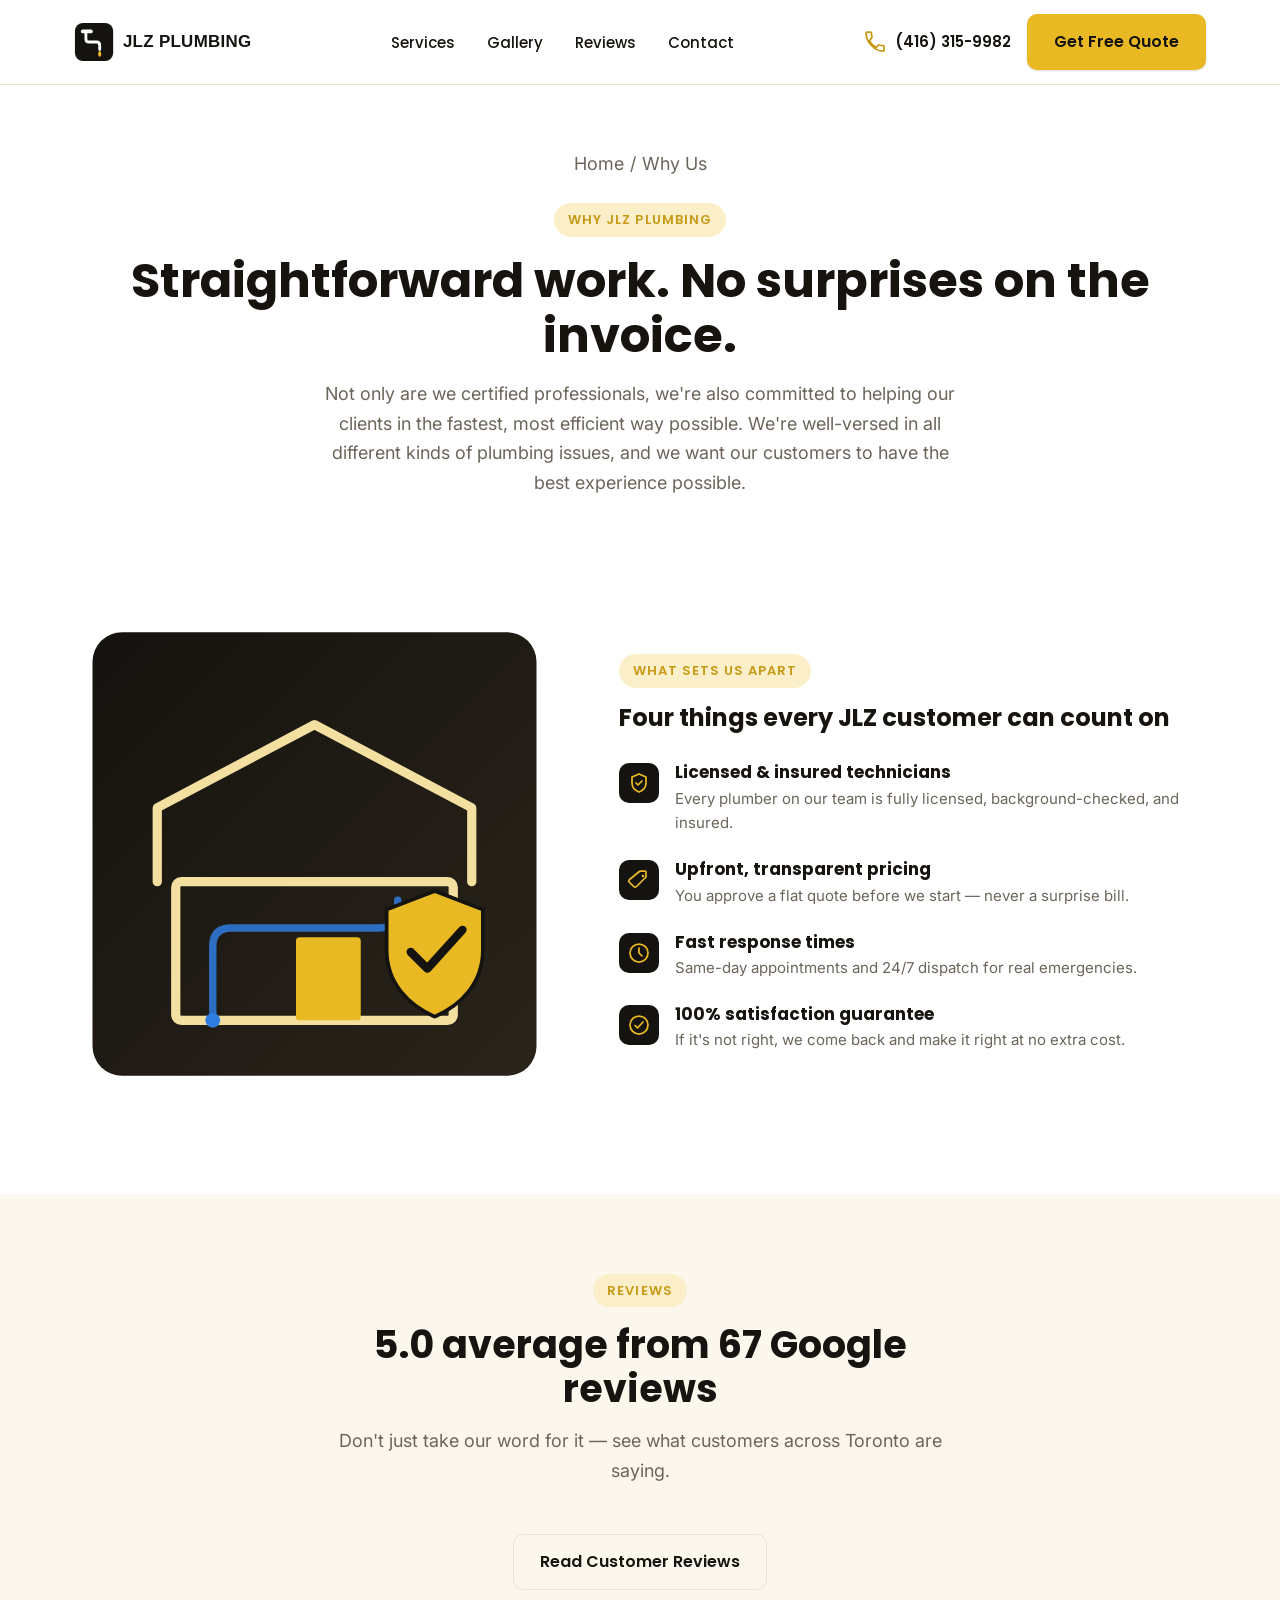
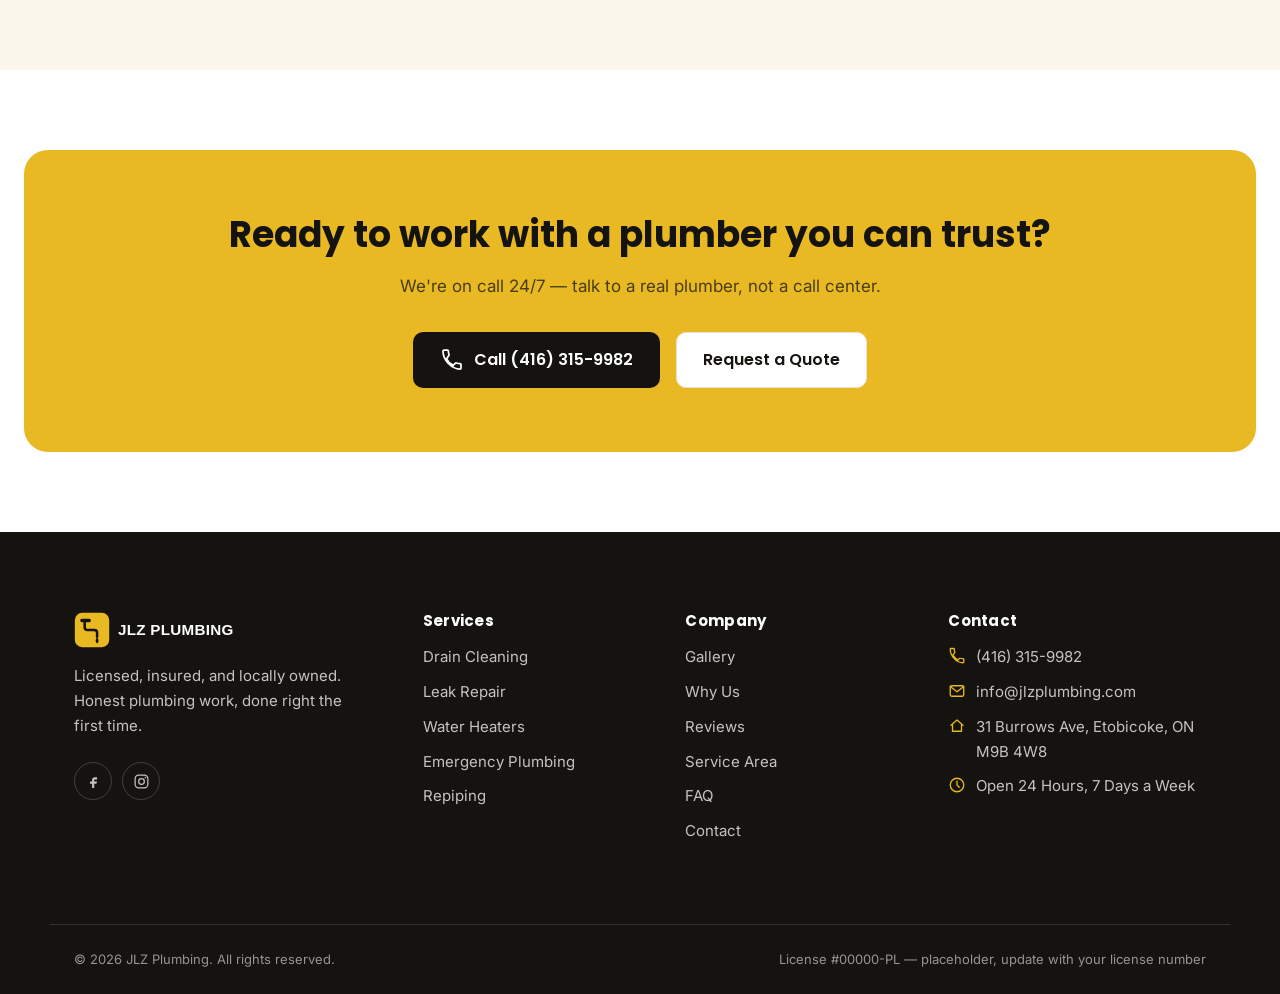
<file: why-us.html>
<!DOCTYPE html>
<html lang="en">
<head>
<meta charset="UTF-8">
<meta name="viewport" content="width=device-width, initial-scale=1">
<title>Why Choose JLZ Plumbing — Licensed Plumbers in Toronto, ON</title>
<meta name="description" content="Certified, licensed and insured plumbers serving Toronto and the GTA — upfront pricing, fast response times, and a 100% satisfaction guarantee.">
<link rel="icon" href="assets/logo-mark.svg" type="image/svg+xml">
<link rel="preconnect" href="https://fonts.googleapis.com">
<link rel="preconnect" href="https://fonts.gstatic.com" crossorigin>
<link href="https://fonts.googleapis.com/css2?family=Inter:wght@400;500;600;700&family=Poppins:wght@500;600;700;800&display=swap" rel="stylesheet">
<link rel="stylesheet" href="css/styles.css">
</head>
<body>

<!-- ============ Icon sprite ============ -->
<svg xmlns="http://www.w3.org/2000/svg" style="display:none">
  <symbol id="icon-phone" viewBox="0 0 24 24"><path d="M6.6 10.8c1.4 2.8 3.8 5.2 6.6 6.6l2.2-2.2c.3-.3.7-.4 1-.2 1.1.4 2.3.6 3.6.6.6 0 1 .4 1 1V20c0 .6-.4 1-1 1C11.7 21 3 12.3 3 3c0-.6.4-1 1-1h3.4c.6 0 1 .4 1 1 0 1.3.2 2.5.6 3.6.1.4 0 .8-.2 1L6.6 10.8Z" fill="none" stroke="currentColor" stroke-width="1.75" stroke-linecap="round" stroke-linejoin="round"/></symbol>
  <symbol id="icon-menu" viewBox="0 0 24 24"><path d="M4 7h16M4 12h16M4 17h16" fill="none" stroke="currentColor" stroke-width="1.75" stroke-linecap="round"/></symbol>
  <symbol id="icon-close" viewBox="0 0 24 24"><path d="M6 6l12 12M18 6L6 18" fill="none" stroke="currentColor" stroke-width="1.75" stroke-linecap="round"/></symbol>
  <symbol id="icon-shield-check" viewBox="0 0 24 24"><path d="M12 3l7 3v6c0 4.5-3 7.5-7 9-4-1.5-7-4.5-7-9V6l7-3Z" fill="none" stroke="currentColor" stroke-width="1.75" stroke-linejoin="round"/><path d="M9 12l2 2 4-4" fill="none" stroke="currentColor" stroke-width="1.75" stroke-linecap="round" stroke-linejoin="round"/></symbol>
  <symbol id="icon-clock" viewBox="0 0 24 24"><circle cx="12" cy="12" r="9" fill="none" stroke="currentColor" stroke-width="1.75"/><path d="M12 7v5l3 3" fill="none" stroke="currentColor" stroke-width="1.75" stroke-linecap="round" stroke-linejoin="round"/></symbol>
  <symbol id="icon-star" viewBox="0 0 24 24"><path d="M12 2.5l2.9 6 6.6.6-5 4.4 1.5 6.5-6-3.6-6 3.6 1.5-6.5-5-4.4 6.6-.6L12 2.5Z" fill="currentColor" stroke="currentColor" stroke-width="1" stroke-linejoin="round"/></symbol>
  <symbol id="icon-droplet" viewBox="0 0 24 24"><path d="M12 3s6 6.5 6 10.5a6 6 0 1 1-12 0C6 9.5 12 3 12 3Z" fill="none" stroke="currentColor" stroke-width="1.75" stroke-linejoin="round"/></symbol>
  <symbol id="icon-drain" viewBox="0 0 24 24"><circle cx="12" cy="12" r="9" fill="none" stroke="currentColor" stroke-width="1.75"/><path d="M9 7.5v9M12 7.5v9M15 7.5v9" fill="none" stroke="currentColor" stroke-width="1.75" stroke-linecap="round"/></symbol>
  <symbol id="icon-tank" viewBox="0 0 24 24"><rect x="7" y="3" width="10" height="18" rx="5" fill="none" stroke="currentColor" stroke-width="1.75"/><path d="M12.5 13c-1 1.1-1.6 2-1.6 3a1.6 1.6 0 0 0 3.2 0c0-.5-.2-.9-.5-1.3.3.1.5.4.5.9" fill="none" stroke="currentColor" stroke-width="1.5" stroke-linecap="round" stroke-linejoin="round"/></symbol>
  <symbol id="icon-alert-triangle" viewBox="0 0 24 24"><path d="M12 3l10 18H2L12 3Z" fill="none" stroke="currentColor" stroke-width="1.75" stroke-linejoin="round"/><path d="M12 9.5v4.5" fill="none" stroke="currentColor" stroke-width="1.75" stroke-linecap="round"/><circle cx="12" cy="17" r="0.9" fill="currentColor"/></symbol>
  <symbol id="icon-pipe" viewBox="0 0 24 24"><path d="M4 7h5a5 5 0 0 1 5 5 5 5 0 0 0 5 5h4" fill="none" stroke="currentColor" stroke-width="1.75" stroke-linecap="round" stroke-linejoin="round"/><path d="M4 5v4M22 15v4" fill="none" stroke="currentColor" stroke-width="1.75" stroke-linecap="round"/></symbol>
  <symbol id="icon-faucet" viewBox="0 0 24 24"><path d="M6 4h6M9 4v6a3 3 0 0 0 3 3h4a3 3 0 0 1 3 3v3" fill="none" stroke="currentColor" stroke-width="1.75" stroke-linecap="round" stroke-linejoin="round"/><circle cx="19" cy="20.2" r="1" fill="currentColor"/></symbol>
  <symbol id="icon-check" viewBox="0 0 24 24"><path d="M5 12l5 5L19 7" fill="none" stroke="currentColor" stroke-width="1.75" stroke-linecap="round" stroke-linejoin="round"/></symbol>
  <symbol id="icon-check-circle" viewBox="0 0 24 24"><circle cx="12" cy="12" r="9" fill="none" stroke="currentColor" stroke-width="1.75"/><path d="M8 12.5l2.5 2.5L16 9" fill="none" stroke="currentColor" stroke-width="1.75" stroke-linecap="round" stroke-linejoin="round"/></symbol>
  <symbol id="icon-tag" viewBox="0 0 24 24"><path d="M13 3h5a1 1 0 0 1 1 1v5L9.5 18.5a2 2 0 0 1-2.8 0l-4.2-4.2a2 2 0 0 1 0-2.8L13 3Z" fill="none" stroke="currentColor" stroke-width="1.75" stroke-linejoin="round"/><circle cx="16" cy="8" r="1.3" fill="currentColor"/></symbol>
  <symbol id="icon-search" viewBox="0 0 24 24"><circle cx="11" cy="11" r="7" fill="none" stroke="currentColor" stroke-width="1.75"/><path d="M21 21l-4.3-4.3" fill="none" stroke="currentColor" stroke-width="1.75" stroke-linecap="round"/></symbol>
  <symbol id="icon-calendar" viewBox="0 0 24 24"><rect x="3" y="5" width="18" height="16" rx="2" fill="none" stroke="currentColor" stroke-width="1.75"/><path d="M3 10h18M8 3v4M16 3v4" fill="none" stroke="currentColor" stroke-width="1.75" stroke-linecap="round"/></symbol>
  <symbol id="icon-map-pin" viewBox="0 0 24 24"><path d="M12 22s7-7.5 7-12a7 7 0 1 0-14 0c0 4.5 7 12 7 12Z" fill="none" stroke="currentColor" stroke-width="1.75" stroke-linejoin="round"/><circle cx="12" cy="10" r="2.5" fill="none" stroke="currentColor" stroke-width="1.75"/></symbol>
  <symbol id="icon-home" viewBox="0 0 24 24"><path d="M4 11l8-7 8 7" fill="none" stroke="currentColor" stroke-width="1.75" stroke-linecap="round" stroke-linejoin="round"/><path d="M6 10v9h12v-9" fill="none" stroke="currentColor" stroke-width="1.75" stroke-linejoin="round"/></symbol>
  <symbol id="icon-mail" viewBox="0 0 24 24"><rect x="3" y="5" width="18" height="14" rx="2" fill="none" stroke="currentColor" stroke-width="1.75"/><path d="M3 6l9 7 9-7" fill="none" stroke="currentColor" stroke-width="1.75" stroke-linecap="round" stroke-linejoin="round"/></symbol>
  <symbol id="icon-arrow-right" viewBox="0 0 24 24"><path d="M5 12h14M13 6l6 6-6 6" fill="none" stroke="currentColor" stroke-width="1.75" stroke-linecap="round" stroke-linejoin="round"/></symbol>
  <symbol id="icon-facebook" viewBox="0 0 24 24"><path d="M14 9h3V6h-3a4 4 0 0 0-4 4v2H7v3h3v6h3v-6h3l1-3h-4v-2a1 1 0 0 1 1-1Z" fill="currentColor"/></symbol>
  <symbol id="icon-instagram" viewBox="0 0 24 24"><rect x="3" y="3" width="18" height="18" rx="5" fill="none" stroke="currentColor" stroke-width="1.75"/><circle cx="12" cy="12" r="4" fill="none" stroke="currentColor" stroke-width="1.75"/><circle cx="17.5" cy="6.5" r="1.1" fill="currentColor"/></symbol>
</svg>

<!-- ============ Header ============ -->
<header class="site-header">
  <div class="container header-inner">
    <a href="index.html" class="logo-link" aria-label="JLZ Plumbing home">
      <img src="assets/logo-header.svg" alt="JLZ Plumbing">
    </a>

    <nav class="main-nav" aria-label="Primary">
      <ul>
        <li><a href="index.html#services">Services</a></li>
        <li><a href="index.html#gallery">Gallery</a></li>
        <li><a href="index.html#reviews">Reviews</a></li>
        <li><a href="contact.html">Contact</a></li>
      </ul>
    </nav>

    <div class="header-actions">
      <a class="phone-link" href="tel:+14163159982">
        <svg class="icon" aria-hidden="true"><use href="#icon-phone"/></svg>
        (416) 315-9982
      </a>
      <a class="btn btn-primary" href="contact.html">Get Free Quote</a>
      <button class="nav-toggle" id="navToggle" aria-expanded="false" aria-controls="mobileNav" aria-label="Toggle menu">
        <svg class="icon icon-menu" aria-hidden="true"><use href="#icon-menu"/></svg>
        <svg class="icon icon-close" aria-hidden="true"><use href="#icon-close"/></svg>
      </button>
    </div>
  </div>

  <nav class="mobile-nav" id="mobileNav" aria-label="Mobile">
    <ul>
      <li><a href="index.html#services">Services</a></li>
      <li><a href="index.html#gallery">Gallery</a></li>
      <li><a href="index.html#reviews">Reviews</a></li>
      <li><a href="contact.html">Contact</a></li>
      <li><a class="btn btn-primary btn-block" href="tel:+14163159982">
        <svg class="icon" aria-hidden="true"><use href="#icon-phone"/></svg> Call (416) 315-9982
      </a></li>
    </ul>
  </nav>
</header>

<main id="top">

  <!-- ============ Page banner ============ -->
  <section class="page-banner">
    <div class="container">
      <p class="breadcrumb"><a href="index.html">Home</a><span class="sep">/</span>Why Us</p>
      <span class="eyebrow">Why JLZ Plumbing</span>
      <h1>Straightforward work. No surprises on the invoice.</h1>
      <p>Not only are we certified professionals, we're also committed to helping our clients in the fastest, most efficient way possible. We're well-versed in all different kinds of plumbing issues, and we want our customers to have the best experience possible.</p>
    </div>
  </section>

  <!-- ============ Why Us ============ -->
  <section>
    <div class="container why-us-inner">
      <div class="why-us-media reveal">
        <!-- Placeholder illustration — swap for a real team/job-site photo -->
        <img src="assets/why-us-illustration.svg" alt="Illustration of a licensed, insured plumbing job protecting a home" width="520" height="520">
      </div>

      <div class="reveal">
        <span class="eyebrow">What Sets Us Apart</span>
        <h2>Four things every JLZ customer can count on</h2>

        <div class="why-us-list">
          <div class="why-us-item">
            <div class="icon-wrap"><svg class="icon" aria-hidden="true"><use href="#icon-shield-check"/></svg></div>
            <div><h3>Licensed &amp; insured technicians</h3><p>Every plumber on our team is fully licensed, background-checked, and insured.</p></div>
          </div>
          <div class="why-us-item">
            <div class="icon-wrap"><svg class="icon" aria-hidden="true"><use href="#icon-tag"/></svg></div>
            <div><h3>Upfront, transparent pricing</h3><p>You approve a flat quote before we start — never a surprise bill.</p></div>
          </div>
          <div class="why-us-item">
            <div class="icon-wrap"><svg class="icon" aria-hidden="true"><use href="#icon-clock"/></svg></div>
            <div><h3>Fast response times</h3><p>Same-day appointments and 24/7 dispatch for real emergencies.</p></div>
          </div>
          <div class="why-us-item">
            <div class="icon-wrap"><svg class="icon" aria-hidden="true"><use href="#icon-check-circle"/></svg></div>
            <div><h3>100% satisfaction guarantee</h3><p>If it's not right, we come back and make it right at no extra cost.</p></div>
          </div>
        </div>
      </div>
    </div>
  </section>

  <!-- ============ Reviews teaser ============ -->
  <section style="background:var(--color-bg-alt)">
    <div class="container">
      <div class="section-heading center reveal">
        <span class="eyebrow">Reviews</span>
        <h2>5.0 average from 67 Google reviews</h2>
        <p>Don't just take our word for it — see what customers across Toronto are saying.</p>
      </div>
      <p style="text-align:center;">
        <a class="btn btn-outline" href="index.html#reviews">Read Customer Reviews</a>
      </p>
    </div>
  </section>

  <!-- ============ Final CTA ============ -->
  <section>
    <div class="cta-banner reveal">
      <h2>Ready to work with a plumber you can trust?</h2>
      <p>We're on call 24/7 — talk to a real plumber, not a call center.</p>
      <div class="btn-row">
        <a class="btn btn-dark" href="tel:+14163159982">
          <svg class="icon" aria-hidden="true"><use href="#icon-phone"/></svg>
          Call (416) 315-9982
        </a>
        <a class="btn btn-outline" style="background:#fff" href="contact.html">Request a Quote</a>
      </div>
    </div>
  </section>

</main>

<!-- ============ Footer ============ -->
<footer class="site-footer">
  <div class="container footer-top">
    <div class="footer-brand">
      <img src="assets/logo-footer.svg" alt="JLZ Plumbing">
      <p>Licensed, insured, and locally owned. Honest plumbing work, done right the first time.</p>
      <div class="footer-social">
        <a href="https://www.facebook.com/jlzplumbing" target="_blank" rel="noopener" aria-label="JLZ Plumbing on Facebook"><svg class="icon" aria-hidden="true"><use href="#icon-facebook"/></svg></a>
        <a href="https://www.instagram.com/jlz_plumbing/" target="_blank" rel="noopener" aria-label="JLZ Plumbing on Instagram"><svg class="icon" aria-hidden="true"><use href="#icon-instagram"/></svg></a>
      </div>
    </div>

    <div class="footer-col">
      <h3>Services</h3>
      <ul>
        <li><a href="index.html#services">Drain Cleaning</a></li>
        <li><a href="index.html#services">Leak Repair</a></li>
        <li><a href="index.html#services">Water Heaters</a></li>
        <li><a href="index.html#services">Emergency Plumbing</a></li>
        <li><a href="index.html#services">Repiping</a></li>
      </ul>
    </div>

    <div class="footer-col">
      <h3>Company</h3>
      <ul>
        <li><a href="index.html#gallery">Gallery</a></li>
        <li><a href="why-us.html">Why Us</a></li>
        <li><a href="index.html#reviews">Reviews</a></li>
        <li><a href="index.html#service-area">Service Area</a></li>
        <li><a href="index.html#faq">FAQ</a></li>
        <li><a href="contact.html">Contact</a></li>
      </ul>
    </div>

    <div class="footer-col">
      <h3>Contact</h3>
      <ul class="footer-contact">
        <li><svg class="icon" aria-hidden="true"><use href="#icon-phone"/></svg><a href="tel:+14163159982">(416) 315-9982</a></li>
        <!-- TODO: confirm a public contact email — info@jlzplumbing.com is a placeholder -->
        <li><svg class="icon" aria-hidden="true"><use href="#icon-mail"/></svg><a href="mailto:info@jlzplumbing.com">info@jlzplumbing.com</a></li>
        <li><svg class="icon" aria-hidden="true"><use href="#icon-home"/></svg><a href="https://www.google.com/maps/search/?api=1&query=JLZ+Plumbing+31+Burrows+Ave+Etobicoke+ON+M9B+4W8" target="_blank" rel="noopener">31 Burrows Ave, Etobicoke, ON M9B 4W8</a></li>
        <li><svg class="icon" aria-hidden="true"><use href="#icon-clock"/></svg><span>Open 24 Hours, 7 Days a Week</span></li>
      </ul>
    </div>
  </div>

  <div class="container footer-bottom">
    <span>© <span id="year"></span> JLZ Plumbing. All rights reserved.</span>
    <span>License #00000-PL — placeholder, update with your license number</span>
  </div>
</footer>

<!-- ============ Sticky mobile call bar ============ -->
<div class="mobile-call-bar">
  <a class="btn btn-primary" href="tel:+14163159982">
    <svg class="icon" aria-hidden="true"><use href="#icon-phone"/></svg> Call Now
  </a>
  <a class="btn btn-outline" href="contact.html">Get Quote</a>
</div>

<script src="js/main.js"></script>
</body>
</html>
</file>
<file: css/styles.css>
/* ============================================
   JLZ Plumbing — Design Tokens
   ============================================ */
:root {
  /* Color */
  --color-bg: #FFFFFF;
  --color-bg-alt: #FBF7EC;
  --color-fg: #17140F;
  --color-fg-muted: #6B655A;
  --color-primary: #E8B923;
  --color-primary-dark: #C79A15;
  --color-primary-tint: #FBEFC9;
  --color-dark: #15130F;
  --color-dark-alt: #221E17;
  --color-urgent: #C6432E;
  --color-urgent-tint: #FBE7E2;
  --color-trust: #2F7DE1;
  --color-border: #EAE3D2;
  --color-card: #FFFFFF;

  /* Type */
  --font-display: 'Poppins', 'Segoe UI', sans-serif;
  --font-body: 'Inter', 'Segoe UI', sans-serif;

  /* Spacing scale */
  --space-1: 8px;
  --space-2: 16px;
  --space-3: 24px;
  --space-4: 32px;
  --space-5: 48px;
  --space-6: 64px;
  --space-7: 80px;
  --space-8: 120px;

  /* Layout */
  --content-width: 1180px;
  --radius-sm: 10px;
  --radius-md: 16px;
  --radius-lg: 24px;
  --shadow-sm: 0 1px 2px rgba(21,19,15,0.06), 0 1px 3px rgba(21,19,15,0.08);
  --shadow-md: 0 8px 24px rgba(21,19,15,0.10);
  --shadow-lg: 0 20px 50px rgba(21,19,15,0.16);
  --ease: cubic-bezier(0.16, 1, 0.3, 1);
}

/* ============================================
   Reset
   ============================================ */
*, *::before, *::after { box-sizing: border-box; }
html { scroll-behavior: smooth; }
@media (prefers-reduced-motion: reduce) {
  html { scroll-behavior: auto; }
  *, *::before, *::after {
    animation-duration: 0.01ms !important;
    animation-iteration-count: 1 !important;
    transition-duration: 0.01ms !important;
    scroll-behavior: auto !important;
  }
}
body, h1, h2, h3, p, figure { margin: 0; }
img { max-width: 100%; display: block; }
ul { list-style: none; margin: 0; padding: 0; }
a { color: inherit; text-decoration: none; }
button { font: inherit; cursor: pointer; }
input, select, textarea { font: inherit; }

body {
  font-family: var(--font-body);
  color: var(--color-fg);
  background: var(--color-bg);
  font-size: 16px;
  line-height: 1.65;
  -webkit-font-smoothing: antialiased;
}

h1, h2, h3 { font-family: var(--font-display); line-height: 1.15; font-weight: 700; }

.container {
  max-width: var(--content-width);
  margin-inline: auto;
  padding-inline: var(--space-3);
}

section { padding-block: var(--space-7); }
@media (max-width: 640px) {
  section { padding-block: var(--space-6); }
}

.eyebrow {
  display: inline-flex;
  align-items: center;
  gap: 8px;
  font-family: var(--font-display);
  font-weight: 600;
  font-size: 13px;
  letter-spacing: 0.08em;
  text-transform: uppercase;
  color: var(--color-primary-dark);
  background: var(--color-primary-tint);
  padding: 6px 14px;
  border-radius: 999px;
  margin-bottom: var(--space-2);
}

.section-heading { max-width: 640px; margin-bottom: var(--space-5); }
.section-heading h2 { font-size: clamp(28px, 3.4vw, 38px); margin-bottom: var(--space-2); }
.section-heading p { color: var(--color-fg-muted); font-size: 18px; }
.section-heading.center { margin-inline: auto; text-align: center; }

.icon { width: 24px; height: 24px; flex-shrink: 0; }

/* ============================================
   Buttons
   ============================================ */
.btn {
  display: inline-flex;
  align-items: center;
  justify-content: center;
  gap: 10px;
  font-family: var(--font-display);
  font-weight: 600;
  font-size: 16px;
  padding: 14px 26px;
  border-radius: var(--radius-sm);
  border: 1.5px solid transparent;
  transition: transform 150ms var(--ease), box-shadow 150ms var(--ease), background-color 150ms var(--ease), border-color 150ms var(--ease);
  min-height: 48px;
  touch-action: manipulation;
}
.btn:active { transform: scale(0.97); }
.btn-primary {
  background: var(--color-primary);
  color: var(--color-dark);
  box-shadow: var(--shadow-sm);
}
.btn-primary:hover { background: var(--color-primary-dark); box-shadow: var(--shadow-md); }
.btn-dark {
  background: var(--color-dark);
  color: #fff;
}
.btn-dark:hover { background: var(--color-dark-alt); box-shadow: var(--shadow-md); }
.btn-outline {
  background: transparent;
  color: var(--color-fg);
  border-color: var(--color-border);
}
.btn-outline:hover { border-color: var(--color-fg); background: var(--color-bg-alt); }
.btn-outline-light {
  background: transparent;
  color: #fff;
  border-color: rgba(255,255,255,0.35);
}
.btn-outline-light:hover { border-color: #fff; background: rgba(255,255,255,0.08); }
.btn-block { width: 100%; }
.btn:focus-visible {
  outline: 3px solid var(--color-trust);
  outline-offset: 2px;
}

/* ============================================
   Header
   ============================================ */
.site-header {
  position: sticky;
  top: 0;
  z-index: 100;
  background: rgba(255,255,255,0.92);
  backdrop-filter: blur(10px);
  border-bottom: 1px solid var(--color-border);
}
.header-inner {
  display: flex;
  align-items: center;
  justify-content: space-between;
  gap: var(--space-3);
  padding-block: 14px;
}
.logo-link { display: flex; align-items: center; }
.logo-link img { height: 40px; width: auto; }

.main-nav { display: none; }
.main-nav ul { display: flex; align-items: center; gap: var(--space-4); }
.main-nav a {
  font-family: var(--font-display);
  font-weight: 500;
  font-size: 15px;
  color: var(--color-fg);
  position: relative;
  padding-block: 4px;
}
.main-nav a::after {
  content: '';
  position: absolute;
  left: 0; right: 0; bottom: -2px;
  height: 2px;
  background: var(--color-primary);
  transform: scaleX(0);
  transform-origin: left;
  transition: transform 200ms var(--ease);
}
.main-nav a:hover::after { transform: scaleX(1); }
.main-nav a[aria-current="page"] { color: var(--color-primary-dark); }
.main-nav a[aria-current="page"]::after { transform: scaleX(1); }
.mobile-nav a[aria-current="page"] { color: var(--color-primary-dark); }

.header-actions { display: flex; align-items: center; gap: var(--space-2); }
.header-actions .btn-primary { white-space: nowrap; }
@media (max-width: 420px) {
  .header-actions .btn-primary { padding: 12px 16px; font-size: 14px; }
}
.phone-link {
  display: none;
  align-items: center;
  gap: 8px;
  font-family: var(--font-display);
  font-weight: 600;
  font-size: 15px;
}
.phone-link .icon { color: var(--color-primary-dark); }

.nav-toggle {
  display: inline-flex;
  align-items: center;
  justify-content: center;
  width: 44px;
  height: 44px;
  background: transparent;
  border: 1.5px solid var(--color-border);
  border-radius: var(--radius-sm);
}
.nav-toggle .icon-close { display: none; }
.nav-toggle[aria-expanded="true"] .icon-menu { display: none; }
.nav-toggle[aria-expanded="true"] .icon-close { display: block; }

.mobile-nav {
  display: none;
  border-top: 1px solid var(--color-border);
  background: var(--color-bg);
}
.mobile-nav.open { display: block; }
.mobile-nav ul { display: flex; flex-direction: column; padding: var(--space-2) var(--space-3) var(--space-3); gap: var(--space-1); }
.mobile-nav a {
  display: block;
  font-family: var(--font-display);
  font-weight: 500;
  font-size: 17px;
  padding: 12px 4px;
  border-bottom: 1px solid var(--color-border);
}
.mobile-nav .btn { margin-top: var(--space-2); }

@media (min-width: 900px) {
  .main-nav { display: block; }
  .phone-link { display: inline-flex; }
  .nav-toggle { display: none; }
  .mobile-nav { display: none !important; }
}

/* ============================================
   Page banner (sub-pages)
   ============================================ */
.breadcrumb { font-size: 14px; color: var(--color-fg-muted); margin-bottom: var(--space-3); }
.breadcrumb a { color: var(--color-fg-muted); }
.breadcrumb a:hover { color: var(--color-fg); }
.breadcrumb .sep { margin: 0 6px; }
.page-banner { padding-top: var(--space-6); padding-bottom: var(--space-2); text-align: center; }
.page-banner h1 { font-size: clamp(32px, 4.5vw, 48px); margin-bottom: var(--space-2); }
.page-banner p { color: var(--color-fg-muted); font-size: 18px; max-width: 640px; margin-inline: auto; }

/* ============================================
   Hero
   ============================================ */
.hero {
  position: relative;
  padding-top: calc(var(--space-8) + var(--space-3));
  padding-bottom: var(--space-8);
  overflow: hidden;
  color: #fff;
}
.hero-bg { position: absolute; inset: 0; z-index: 0; }
.hero-bg img {
  width: 100%; height: 100%;
  object-fit: cover;
  object-position: center 35%;
}
.hero-scrim {
  position: absolute;
  inset: 0;
  background: linear-gradient(100deg, rgba(21,19,15,0.94) 0%, rgba(21,19,15,0.86) 40%, rgba(21,19,15,0.55) 70%, rgba(21,19,15,0.3) 100%);
}
.hero-inner { position: relative; z-index: 1; }
.hero-copy { max-width: 640px; }
.hero .eyebrow { background: rgba(232,185,35,0.16); color: var(--color-primary); }
.hero h1 {
  font-size: clamp(34px, 5.2vw, 60px);
  margin-bottom: var(--space-3);
  letter-spacing: -0.01em;
  color: #fff;
}
.hero h1 .highlight { color: var(--color-primary); }
.hero-lede {
  font-size: 19px;
  color: rgba(255,255,255,0.82);
  max-width: 46ch;
  margin-bottom: var(--space-4);
}
.hero-cta-row { display: flex; flex-wrap: wrap; gap: var(--space-2); margin-bottom: var(--space-5); }

.trust-badges { display: grid; grid-template-columns: repeat(2, 1fr); gap: var(--space-3); }
.trust-badge { display: flex; align-items: center; gap: 10px; }
.trust-badge .icon { color: var(--color-primary); }
.trust-badge span { font-family: var(--font-display); font-weight: 600; font-size: 14px; color: #fff; }

@media (min-width: 960px) {
  .trust-badges { grid-template-columns: repeat(2, auto); }
}
@media (max-width: 640px) {
  .hero { padding-top: var(--space-7); padding-bottom: var(--space-6); }
  .hero-scrim { background: linear-gradient(180deg, rgba(21,19,15,0.6) 0%, rgba(21,19,15,0.88) 55%, rgba(21,19,15,0.94) 100%); }
}

/* ============================================
   Services
   ============================================ */
.services-grid {
  display: grid;
  grid-template-columns: 1fr;
  gap: var(--space-3);
}
.service-card {
  background: var(--color-card);
  border: 1px solid var(--color-border);
  border-radius: var(--radius-md);
  padding: var(--space-4);
  transition: transform 200ms var(--ease), box-shadow 200ms var(--ease), border-color 200ms var(--ease);
}
.service-card:hover { transform: translateY(-4px); box-shadow: var(--shadow-md); border-color: transparent; }
.service-icon {
  width: 52px; height: 52px;
  display: flex; align-items: center; justify-content: center;
  border-radius: var(--radius-sm);
  background: var(--color-primary-tint);
  color: var(--color-primary-dark);
  margin-bottom: var(--space-3);
}
.service-icon .icon { width: 26px; height: 26px; }
.service-card h3 { font-size: 19px; margin-bottom: 8px; }
.service-card p { color: var(--color-fg-muted); font-size: 15px; margin-bottom: var(--space-2); }
.service-link { display: inline-flex; align-items: center; gap: 6px; font-family: var(--font-display); font-weight: 600; font-size: 14px; color: var(--color-fg); }
.service-link .icon { width: 16px; height: 16px; transition: transform 150ms var(--ease); }
.service-card:hover .service-link .icon { transform: translateX(3px); }

@media (min-width: 640px) { .services-grid { grid-template-columns: repeat(2, 1fr); } }
@media (min-width: 960px) { .services-grid { grid-template-columns: repeat(3, 1fr); } }

/* ============================================
   Why Us
   ============================================ */
.why-us-inner {
  display: grid;
  grid-template-columns: 1fr;
  gap: var(--space-6);
  align-items: center;
}
.why-us-media img { border-radius: var(--radius-lg); }
.why-us-list { display: grid; gap: var(--space-3); margin-top: var(--space-4); }
.why-us-item { display: flex; gap: var(--space-2); align-items: flex-start; }
.why-us-item .icon-wrap {
  width: 40px; height: 40px; flex-shrink: 0;
  display: flex; align-items: center; justify-content: center;
  border-radius: 10px;
  background: var(--color-dark);
  color: var(--color-primary);
}
.why-us-item h3 { font-size: 17px; margin-bottom: 4px; }
.why-us-item p { color: var(--color-fg-muted); font-size: 15px; }

@media (min-width: 960px) {
  .why-us-inner { grid-template-columns: 0.9fr 1.1fr; }
}

/* ============================================
   Process
   ============================================ */
.process-section { background: var(--color-bg-alt); }
.process-grid {
  display: grid;
  grid-template-columns: 1fr;
  gap: var(--space-4);
  counter-reset: step;
  position: relative;
}
.process-step { position: relative; text-align: left; }
.process-num {
  width: 48px; height: 48px;
  border-radius: 50%;
  background: var(--color-dark);
  color: var(--color-primary);
  font-family: var(--font-display);
  font-weight: 800;
  font-size: 18px;
  display: flex; align-items: center; justify-content: center;
  margin-bottom: var(--space-2);
}
.process-step h3 { font-size: 18px; margin-bottom: 6px; }
.process-step p { color: var(--color-fg-muted); font-size: 15px; }

@media (min-width: 780px) {
  .process-grid { grid-template-columns: repeat(3, 1fr); }
  .process-step:not(:last-child)::after {
    content: '';
    position: absolute;
    top: 24px; left: calc(100% - 8px);
    width: calc(var(--space-4) + 16px);
    border-top: 2px dashed var(--color-border);
  }
}

/* ============================================
   Testimonials
   ============================================ */
.testimonial-grid {
  display: grid;
  grid-template-columns: 1fr;
  gap: var(--space-3);
}
.testimonial-card {
  background: var(--color-card);
  border: 1px solid var(--color-border);
  border-radius: var(--radius-md);
  padding: var(--space-4);
}
.stars { display: flex; gap: 3px; margin-bottom: var(--space-2); color: var(--color-primary); }
.stars .icon { width: 18px; height: 18px; }
.testimonial-card blockquote { font-size: 16px; margin-bottom: var(--space-3); }
.testimonial-author { display: flex; align-items: center; gap: 12px; }
.author-avatar {
  width: 42px; height: 42px;
  border-radius: 50%;
  background: var(--color-dark);
  color: var(--color-primary);
  display: flex; align-items: center; justify-content: center;
  font-family: var(--font-display); font-weight: 700; font-size: 14px;
}
.author-name { font-family: var(--font-display); font-weight: 600; font-size: 15px; }
.author-meta { font-size: 13px; color: var(--color-fg-muted); }

@media (min-width: 720px) { .testimonial-grid { grid-template-columns: repeat(3, 1fr); } }

/* ============================================
   Service Area
   ============================================ */
.service-area-inner {
  display: grid;
  grid-template-columns: 1fr;
  gap: var(--space-5);
  align-items: center;
}
.area-list { display: grid; grid-template-columns: repeat(2, 1fr); gap: 10px; margin-top: var(--space-3); }
.area-list li { display: flex; align-items: center; gap: 8px; font-size: 15px; }
.area-list .icon { width: 16px; height: 16px; color: var(--color-primary-dark); }
.map-card {
  background: var(--color-bg-alt);
  border: 1px dashed var(--color-border);
  border-radius: var(--radius-lg);
  aspect-ratio: 4 / 3;
  display: flex;
  flex-direction: column;
  align-items: center;
  justify-content: center;
  gap: var(--space-2);
  color: var(--color-fg-muted);
  text-align: center;
  padding: var(--space-3);
}
.map-card .icon { width: 40px; height: 40px; color: var(--color-primary-dark); }

@media (min-width: 860px) {
  .service-area-inner { grid-template-columns: 1fr 1fr; }
}

/* ============================================
   FAQ
   ============================================ */
.faq-list {
  display: grid;
  gap: var(--space-2);
  max-width: 780px;
  margin-inline: auto;
}
.faq-item {
  background: var(--color-card);
  border: 1px solid var(--color-border);
  border-radius: var(--radius-md);
  padding: var(--space-3) var(--space-4);
}
.faq-item summary {
  display: flex;
  align-items: center;
  justify-content: space-between;
  gap: var(--space-2);
  font-family: var(--font-display);
  font-weight: 600;
  font-size: 17px;
  cursor: pointer;
  list-style: none;
}
.faq-item summary::-webkit-details-marker { display: none; }
.faq-item summary .icon {
  width: 18px; height: 18px;
  flex-shrink: 0;
  color: var(--color-primary-dark);
  transform: rotate(90deg);
  transition: transform 200ms var(--ease);
}
.faq-item[open] summary .icon { transform: rotate(-90deg); }
.faq-item p {
  color: var(--color-fg-muted);
  font-size: 15px;
  margin-top: var(--space-2);
  padding-right: calc(18px + var(--space-2));
}

/* ============================================
   Final CTA banner
   ============================================ */
.cta-banner {
  background: var(--color-primary);
  border-radius: var(--radius-lg);
  padding: var(--space-6) var(--space-4);
  text-align: center;
  margin-inline: var(--space-3);
}
.cta-banner h2 { font-size: clamp(26px, 4vw, 36px); margin-bottom: var(--space-2); color: var(--color-dark); }
.cta-banner p { color: var(--color-dark); opacity: 0.75; margin-bottom: var(--space-4); font-size: 17px; }
.cta-banner .btn-row { display: flex; flex-wrap: wrap; justify-content: center; gap: var(--space-2); }

/* ============================================
   Footer
   ============================================ */
.site-footer { background: var(--color-dark); color: rgba(255,255,255,0.75); }
.footer-top {
  display: grid;
  grid-template-columns: 1fr;
  gap: var(--space-5);
  padding-block: var(--space-7);
}
.footer-brand img { height: 36px; margin-bottom: var(--space-2); }
.footer-brand p { max-width: 34ch; font-size: 15px; }
.footer-social { display: flex; gap: 10px; margin-top: var(--space-3); }
.footer-social a {
  width: 38px; height: 38px;
  border: 1px solid rgba(255,255,255,0.18);
  border-radius: 50%;
  display: flex; align-items: center; justify-content: center;
  transition: background-color 150ms var(--ease), border-color 150ms var(--ease);
}
.footer-social a:hover { background: var(--color-primary); border-color: var(--color-primary); color: var(--color-dark); }
.footer-social .icon { width: 17px; height: 17px; }

.footer-col h3 {
  font-family: var(--font-display);
  color: #fff;
  font-size: 15px;
  margin-bottom: var(--space-2);
  letter-spacing: 0.02em;
}
.footer-col ul { display: grid; gap: 10px; }
.footer-col a, .footer-col li { font-size: 15px; }
.footer-col a:hover { color: #fff; }
.footer-contact li { display: flex; align-items: flex-start; gap: 10px; }
.footer-contact .icon { width: 18px; height: 18px; color: var(--color-primary); margin-top: 2px; }

.footer-bottom {
  border-top: 1px solid rgba(255,255,255,0.12);
  padding-block: var(--space-3);
  display: flex;
  flex-direction: column;
  gap: 10px;
  font-size: 13px;
  color: rgba(255,255,255,0.55);
}

@media (min-width: 720px) {
  .footer-top { grid-template-columns: 1.4fr 1fr 1fr 1.2fr; }
}
@media (min-width: 640px) {
  .footer-bottom { flex-direction: row; align-items: center; justify-content: space-between; }
}

/* ============================================
   Sticky mobile call bar
   ============================================ */
.mobile-call-bar {
  position: fixed;
  left: 0; right: 0; bottom: 0;
  z-index: 90;
  display: flex;
  gap: 10px;
  padding: 10px var(--space-2);
  padding-bottom: max(10px, env(safe-area-inset-bottom));
  background: rgba(255,255,255,0.94);
  backdrop-filter: blur(10px);
  border-top: 1px solid var(--color-border);
}
.mobile-call-bar .btn { flex: 1; }
@media (min-width: 900px) { .mobile-call-bar { display: none; } }

/* Reveal-on-scroll */
.reveal { opacity: 0; transform: translateY(16px); transition: opacity 500ms var(--ease), transform 500ms var(--ease); }
.reveal.is-visible { opacity: 1; transform: translateY(0); }

/* ============================================
   Contact page
   ============================================ */
.contact-grid {
  display: grid;
  grid-template-columns: 1fr;
  gap: var(--space-5);
}
.contact-info-card {
  background: var(--color-dark);
  color: #fff;
  border-radius: var(--radius-lg);
  padding: var(--space-4);
}
.contact-info-card h2 { color: #fff; font-size: 22px; margin-bottom: var(--space-3); }
.contact-info-card .footer-contact li { color: rgba(255,255,255,0.85); margin-bottom: var(--space-2); }
.contact-info-card .footer-contact a { color: #fff; }
.contact-info-card .footer-contact a:hover { color: var(--color-primary); }
.contact-info-card .btn { margin-top: var(--space-3); }
.contact-info-card .footer-social { margin-top: var(--space-4); }

.contact-form-wrap {
  background: var(--color-card);
  border: 1px solid var(--color-border);
  border-radius: var(--radius-lg);
  padding: var(--space-4);
}
.contact-form-wrap h2 { font-size: 22px; margin-bottom: 4px; }
.contact-form-wrap .form-note { color: var(--color-fg-muted); font-size: 14px; margin-bottom: var(--space-3); }
.form-field { margin-bottom: var(--space-2); }
.form-field label {
  display: block;
  font-family: var(--font-display);
  font-weight: 600;
  font-size: 14px;
  margin-bottom: 6px;
}
.form-field input,
.form-field textarea {
  width: 100%;
  padding: 12px 14px;
  border: 1.5px solid var(--color-border);
  border-radius: var(--radius-sm);
  background: var(--color-bg);
  color: var(--color-fg);
  font-size: 16px;
  min-height: 48px;
  transition: border-color 150ms var(--ease);
}
.form-field textarea { min-height: 120px; resize: vertical; }
.form-field input:focus,
.form-field textarea:focus {
  outline: 3px solid var(--color-trust);
  outline-offset: 1px;
  border-color: var(--color-trust);
}
.form-disclaimer {
  font-size: 13px;
  color: var(--color-fg-muted);
  margin-top: var(--space-2);
}

@media (min-width: 900px) {
  .contact-grid { grid-template-columns: 0.85fr 1.15fr; }
}

/* ============================================
   Gallery carousel
   ============================================ */
.carousel {
  position: relative;
  border-radius: var(--radius-lg);
  overflow: hidden;
  background: var(--color-dark);
}
.carousel-viewport { overflow: hidden; }
.carousel-track {
  display: flex;
  margin: 0;
  padding: 0;
  list-style: none;
  transition: transform 500ms var(--ease);
}
.carousel-slide {
  position: relative;
  flex: 0 0 100%;
  aspect-ratio: 16 / 8;
}
.carousel-slide img { width: 100%; height: 100%; object-fit: cover; }
.carousel-caption {
  position: absolute;
  left: 0; right: 0; bottom: 0;
  padding: var(--space-4) var(--space-4) var(--space-3);
  background: linear-gradient(to top, rgba(0,0,0,0.72), rgba(0,0,0,0));
  color: #fff;
  font-family: var(--font-display);
  font-weight: 600;
  font-size: 17px;
}
.carousel-caption small { display: block; font-weight: 400; opacity: 0.8; font-size: 13px; margin-top: 2px; }

.carousel-arrow {
  position: absolute;
  top: 50%;
  transform: translateY(-50%);
  width: 44px; height: 44px;
  border-radius: 50%;
  border: none;
  background: rgba(255,255,255,0.92);
  color: var(--color-fg);
  display: flex;
  align-items: center;
  justify-content: center;
  box-shadow: var(--shadow-sm);
  transition: background-color 150ms var(--ease), transform 150ms var(--ease);
}
.carousel-arrow:hover { background: #fff; }
.carousel-arrow:active { transform: translateY(-50%) scale(0.94); }
.carousel-prev { left: var(--space-2); }
.carousel-next { right: var(--space-2); }

.carousel-controls {
  position: absolute;
  left: 0; right: 0; bottom: var(--space-2);
  display: flex;
  align-items: center;
  justify-content: center;
  gap: var(--space-2);
}
.carousel-toggle {
  width: 36px; height: 36px;
  border-radius: 50%;
  border: 1px solid rgba(255,255,255,0.35);
  background: rgba(0,0,0,0.3);
  color: #fff;
  display: flex;
  align-items: center;
  justify-content: center;
  transition: background-color 150ms var(--ease);
}
.carousel-toggle:hover { background: rgba(0,0,0,0.5); }
.carousel-dots { display: flex; align-items: center; gap: 10px; }
.carousel-dot {
  position: relative;
  width: 9px; height: 9px;
  border-radius: 5px;
  border: none;
  padding: 0;
  background: rgba(255,255,255,0.45);
  transition: width 200ms var(--ease), background-color 200ms var(--ease);
}
.carousel-dot::after { content: ''; position: absolute; inset: -13px; }
.carousel-dot[aria-selected="true"] { width: 22px; background: var(--color-primary); }
.carousel-arrow:focus-visible,
.carousel-toggle:focus-visible,
.carousel-dot:focus-visible { outline: 3px solid var(--color-trust); outline-offset: 2px; }

@media (max-width: 640px) {
  .carousel-slide { aspect-ratio: 4 / 3; }
  .carousel-arrow { width: 38px; height: 38px; }
}
</file>
